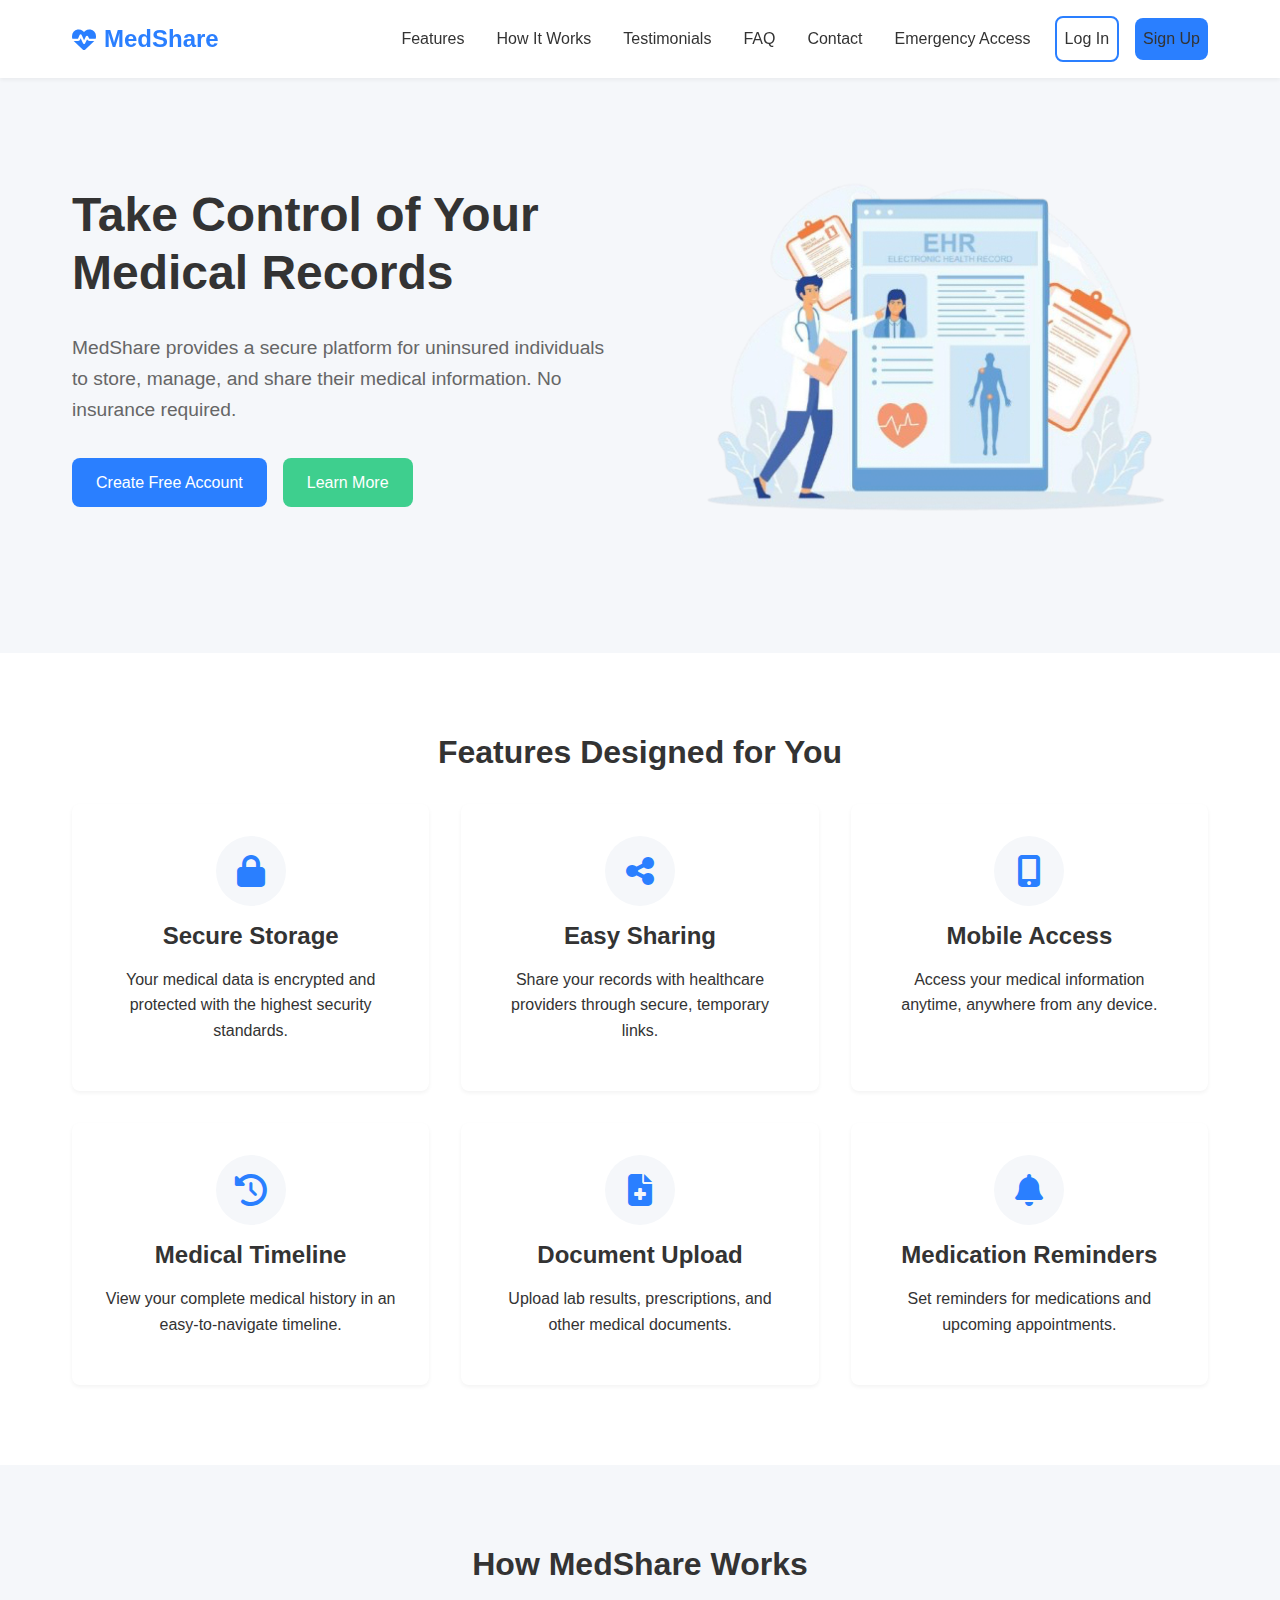
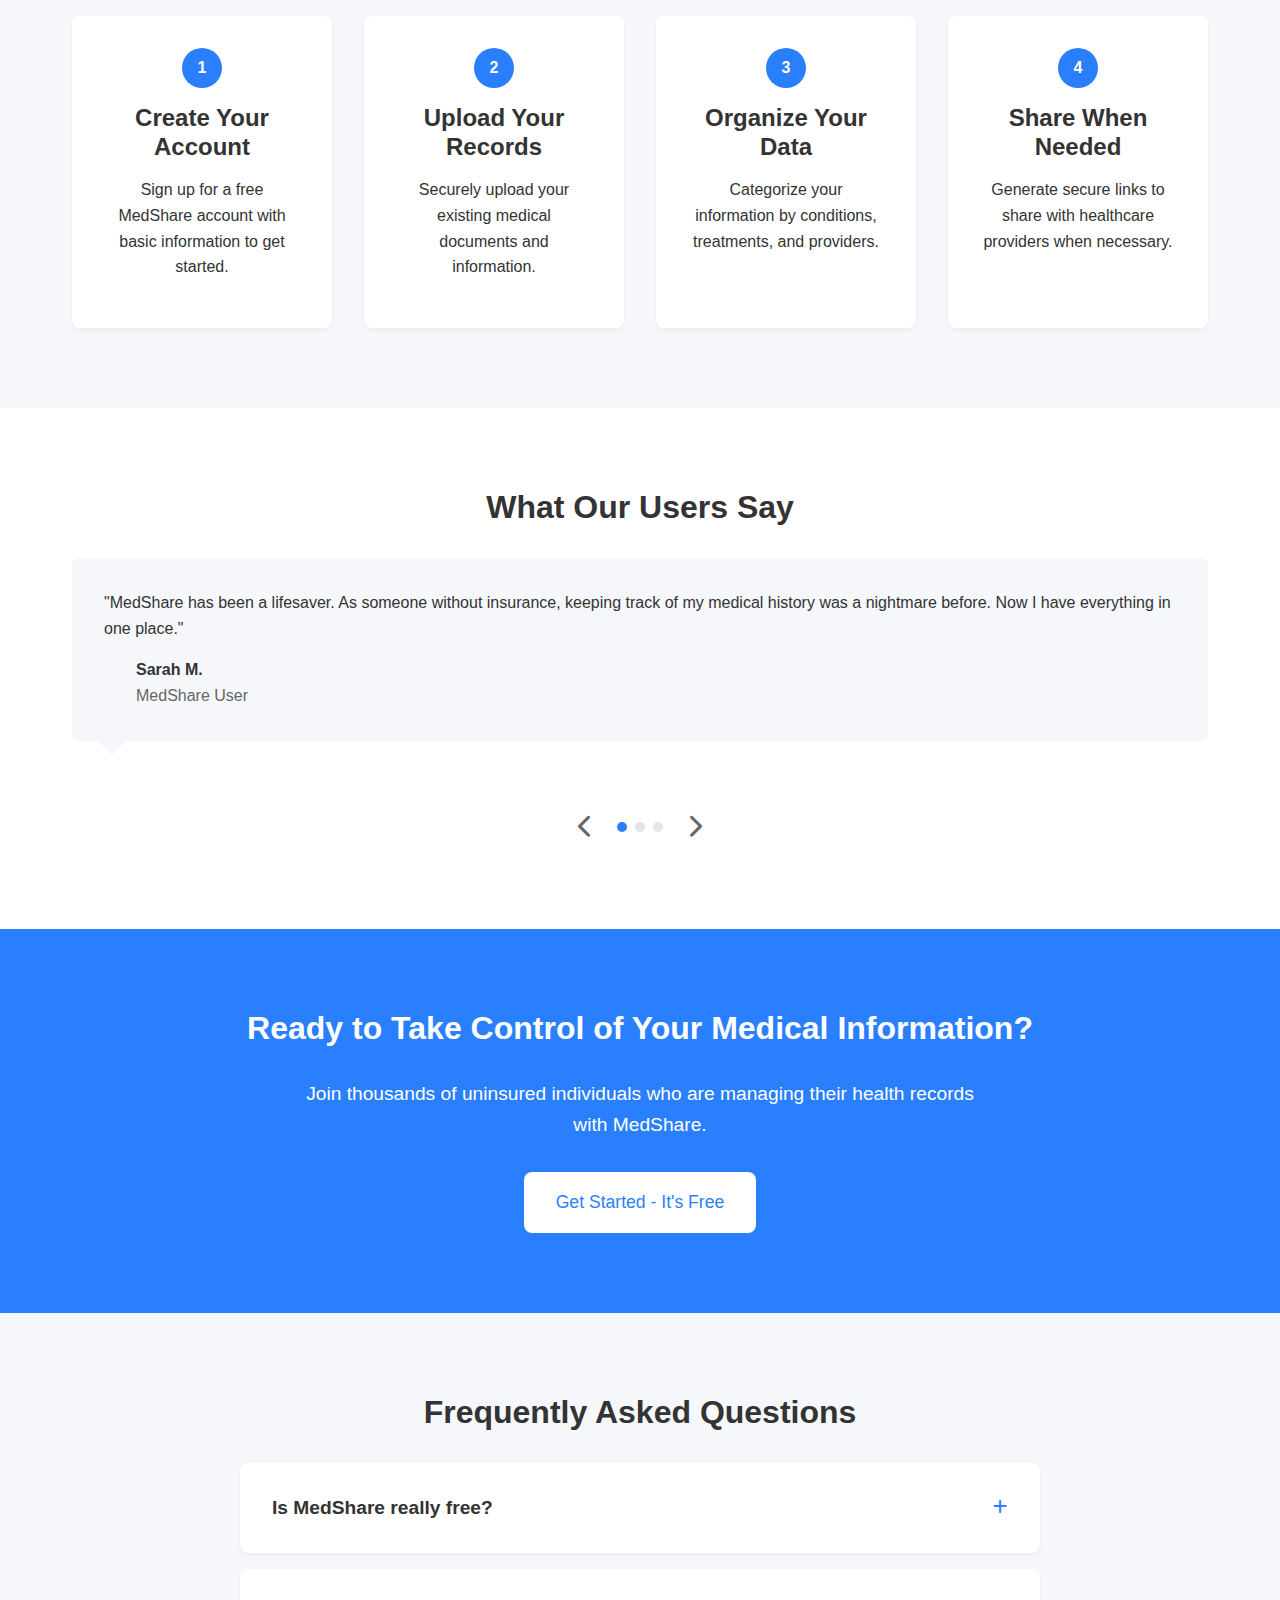
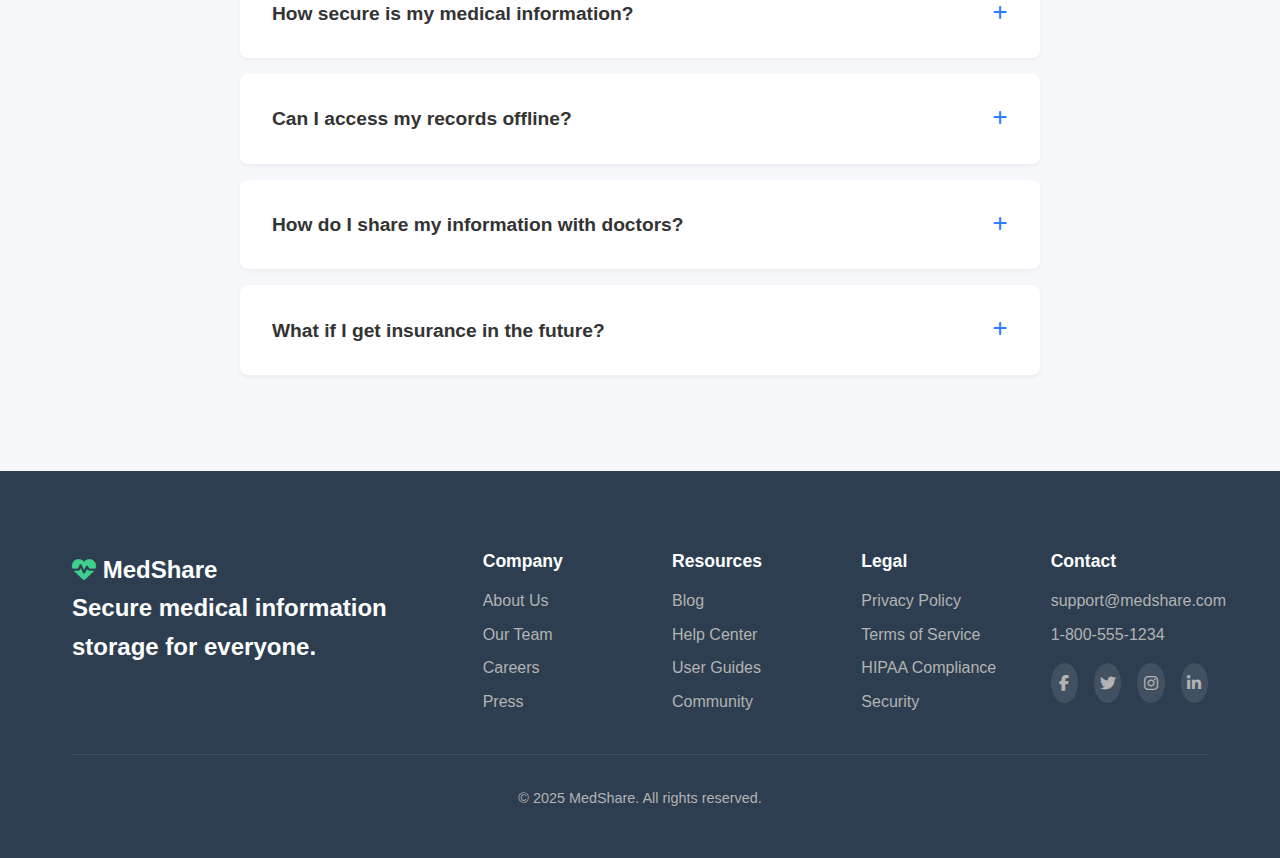
<file: index.html>
<!DOCTYPE html>
<html lang="en">
<head>
    <meta charset="UTF-8">
    <meta name="viewport" content="width=device-width, initial-scale=1.0">
    <title>MedShare - Secure Medical Information Storage</title>
    <link rel="stylesheet" href="styles.css">
    <link rel="stylesheet" href="https://cdnjs.cloudflare.com/ajax/libs/font-awesome/6.4.0/css/all.min.css">
    <meta name="description" content="MedShare helps uninsured individuals securely store and share their medical information online.">
</head>
<body>
    <header>
        <nav class="navbar">
            <div class="container">
                <div class="logo">
                    <a href="index.html">
                        <i class="fas fa-heartbeat"></i> MedShare
                    </a>
                </div>
                <ul class="nav-menu">
                    <li><a href="#features">Features</a></li>
                    <li><a href="#how-it-works">How It Works</a></li>
                    <li><a href="#testimonials">Testimonials</a></li>
                    <li><a href="#faq">FAQ</a></li>
                    <li><a href="#contact">Contact</a></li>
                    <li><a href="emergency.html">Emergency Access</a></li>
                    <li><a href="login.html" class="btn btn-outline">Log In</a></li>
                    <li><a href="login.html" class="btn btn-primary">Sign Up</a></li>
                </ul>
                <div class="hamburger">
                    <span class="bar"></span>
                    <span class="bar"></span>
                    <span class="bar"></span>
                </div>
            </div>
        </nav>
    </header>

    <main>
        <section class="hero">
            <div class="container">
                <div class="hero-content">
                    <h1>Take Control of Your Medical Records</h1>
                    <p>MedShare provides a secure platform for uninsured individuals to store, manage, and share their medical information. No insurance required.</p>
                    <div class="hero-btns">
                        <a href="login.html" class="btn btn-primary">Create Free Account</a>
                        <a href="#how-it-works" class="btn btn-secondary">Learn More</a>
                    </div>
                </div>
                <div class="hero-image">
                    <img src="EHR.png" alt="Electronic Health Report">
                </div>
            </div>
        </section>

        <section id="features" class="features">
            <div class="container">
                <h2>Features Designed for You</h2>
                <div class="features-grid">
                    <div class="feature-card">
                        <div class="feature-icon">
                            <i class="fas fa-lock"></i>
                        </div>
                        <h3>Secure Storage</h3>
                        <p>Your medical data is encrypted and protected with the highest security standards.</p>
                    </div>
                    <div class="feature-card">
                        <div class="feature-icon">
                            <i class="fas fa-share-alt"></i>
                        </div>
                        <h3>Easy Sharing</h3>
                        <p>Share your records with healthcare providers through secure, temporary links.</p>
                    </div>
                    <div class="feature-card">
                        <div class="feature-icon">
                            <i class="fas fa-mobile-alt"></i>
                        </div>
                        <h3>Mobile Access</h3>
                        <p>Access your medical information anytime, anywhere from any device.</p>
                    </div>
                    <div class="feature-card">
                        <div class="feature-icon">
                            <i class="fas fa-history"></i>
                        </div>
                        <h3>Medical Timeline</h3>
                        <p>View your complete medical history in an easy-to-navigate timeline.</p>
                    </div>
                    <div class="feature-card">
                        <div class="feature-icon">
                            <i class="fas fa-file-medical"></i>
                        </div>
                        <h3>Document Upload</h3>
                        <p>Upload lab results, prescriptions, and other medical documents.</p>
                    </div>
                    <div class="feature-card">
                        <div class="feature-icon">
                            <i class="fas fa-bell"></i>
                        </div>
                        <h3>Medication Reminders</h3>
                        <p>Set reminders for medications and upcoming appointments.</p>
                    </div>
                </div>
            </div>
        </section>

        <section id="how-it-works" class="how-it-works">
            <div class="container">
                <h2>How MedShare Works</h2>
                <div class="steps">
                    <div class="step">
                        <div class="step-number">1</div>
                        <h3>Create Your Account</h3>
                        <p>Sign up for a free MedShare account with basic information to get started.</p>
                    </div>
                    <div class="step">
                        <div class="step-number">2</div>
                        <h3>Upload Your Records</h3>
                        <p>Securely upload your existing medical documents and information.</p>
                    </div>
                    <div class="step">
                        <div class="step-number">3</div>
                        <h3>Organize Your Data</h3>
                        <p>Categorize your information by conditions, treatments, and providers.</p>
                    </div>
                    <div class="step">
                        <div class="step-number">4</div>
                        <h3>Share When Needed</h3>
                        <p>Generate secure links to share with healthcare providers when necessary.</p>
                    </div>
                </div>
            </div>
        </section>

        <section id="testimonials" class="testimonials">
            <div class="container">
                <h2>What Our Users Say</h2>
                <div class="testimonial-slider">
                    <div class="testimonial">
                        <div class="testimonial-content">
                            <p>"MedShare has been a lifesaver. As someone without insurance, keeping track of my medical history was a nightmare before. Now I have everything in one place."</p>
                            <div class="testimonial-author">
                                <p class="name">Sarah M.</p>
                                <p class="title">MedShare User</p>
                            </div>
                        </div>
                    </div>
                    <div class="testimonial">
                        <div class="testimonial-content">
                            <p>"I was able to share my complete medical history with a new doctor in seconds. They were impressed with how organized and comprehensive my records were."</p>
                            <div class="testimonial-author">
                                <p class="name">David L.</p>
                                <p class="title">MedShare User</p>
                            </div>
                        </div>
                    </div>
                    <div class="testimonial">
                        <div class="testimonial-content">
                            <p>"The medication reminder feature has helped me stay on top of my treatments. I no longer miss doses or appointments."</p>
                            <div class="testimonial-author">
                                <p class="name">Miguel R.</p>
                                <p class="title">MedShare User</p>
                            </div>
                        </div>
                    </div>
                </div>
                <div class="slider-controls">
                    <button class="prev-btn" aria-label="Previous testimonial"><i class="fas fa-chevron-left"></i></button>
                    <div class="slider-dots">
                        <span class="dot active"></span>
                        <span class="dot"></span>
                        <span class="dot"></span>
                    </div>
                    <button class="next-btn" aria-label="Next testimonial"><i class="fas fa-chevron-right"></i></button>
                </div>
            </div>
        </section>

        <section id="cta" class="cta">
            <div class="container">
                <h2>Ready to Take Control of Your Medical Information?</h2>
                <p>Join thousands of uninsured individuals who are managing their health records with MedShare.</p>
                <a href="login.html" class="btn btn-primary btn-large">Get Started - It's Free</a>
            </div>
        </section>

        <section id="faq" class="faq">
            <div class="container">
                <h2>Frequently Asked Questions</h2>
                <div class="faq-list">
                    <div class="faq-item">
                        <div class="faq-question">
                            <h3>Is MedShare really free?</h3>
                            <span class="toggle-icon"><i class="fas fa-plus"></i></span>
                        </div>
                        <div class="faq-answer">
                            <p>Yes, MedShare's basic services are completely free for uninsured individuals. We offer premium features for a small monthly fee, but the core functionality is always free.</p>
                        </div>
                    </div>
                    <div class="faq-item">
                        <div class="faq-question">
                            <h3>How secure is my medical information?</h3>
                            <span class="toggle-icon"><i class="fas fa-plus"></i></span>
                        </div>
                        <div class="faq-answer">
                            <p>We use industry-standard encryption and security protocols to protect your data. Your information is encrypted both in transit and at rest. We comply with all relevant healthcare privacy regulations.</p>
                        </div>
                    </div>
                    <div class="faq-item">
                        <div class="faq-question">
                            <h3>Can I access my records offline?</h3>
                            <span class="toggle-icon"><i class="fas fa-plus"></i></span>
                        </div>
                        <div class="faq-answer">
                            <p>Yes, you can download your records as PDF files for offline access or printing when needed.</p>
                        </div>
                    </div>
                    <div class="faq-item">
                        <div class="faq-question">
                            <h3>How do I share my information with doctors?</h3>
                            <span class="toggle-icon"><i class="fas fa-plus"></i></span>
                        </div>
                        <div class="faq-answer">
                            <p>You can generate a secure, temporary link to share with healthcare providers. The link can be set to expire after a certain time period or number of views for added security.</p>
                        </div>
                    </div>
                    <div class="faq-item">
                        <div class="faq-question">
                            <h3>What if I get insurance in the future?</h3>
                            <span class="toggle-icon"><i class="fas fa-plus"></i></span>
                        </div>
                        <div class="faq-answer">
                            <p>You can continue using MedShare alongside your insurance provider's EHR system, or you can export your data to share with your new provider.</p>
                        </div>
                    </div>
                </div>
            </div>
        </section>
    </main>

    <footer id="contact">
        <div class="container">
            <div class="footer-content">
                <div class="footer-logo">
                    <i class="fas fa-heartbeat"></i> MedShare
                    <p>Secure medical information storage for everyone.</p>
                </div>
                <div class="footer-links">
                    <div class="footer-col">
                        <h4>Company</h4>
                        <ul>
                            <li><a href="#about">About Us</a></li>
                            <li><a href="#team">Our Team</a></li>
                            <li><a href="#careers">Careers</a></li>
                            <li><a href="#press">Press</a></li>
                        </ul>
                    </div>
                    <div class="footer-col">
                        <h4>Resources</h4>
                        <ul>
                            <li><a href="#blog">Blog</a></li>
                            <li><a href="#help">Help Center</a></li>
                            <li><a href="#guides">User Guides</a></li>
                            <li><a href="#community">Community</a></li>
                        </ul>
                    </div>
                    <div class="footer-col">
                        <h4>Legal</h4>
                        <ul>
                            <li><a href="#privacy">Privacy Policy</a></li>
                            <li><a href="#terms">Terms of Service</a></li>
                            <li><a href="#hipaa">HIPAA Compliance</a></li>
                            <li><a href="#security">Security</a></li>
                        </ul>
                    </div>
                    <div class="footer-col">
                        <h4>Contact</h4>
                        <ul>
                            <li><a href="mailto:support@medshare.com">support@medshare.com</a></li>
                            <li><a href="tel:+18005551234">1-800-555-1234</a></li>
                            <li class="social-icons">
                                <a href="#" aria-label="Facebook"><i class="fab fa-facebook-f"></i></a>
                                <a href="#" aria-label="Twitter"><i class="fab fa-twitter"></i></a>
                                <a href="#" aria-label="Instagram"><i class="fab fa-instagram"></i></a>
                                <a href="#" aria-label="LinkedIn"><i class="fab fa-linkedin-in"></i></a>
                            </li>
                        </ul>
                    </div>
                </div>
            </div>
            <div class="footer-bottom">
                <p>&copy; 2025 MedShare. All rights reserved.</p>
            </div>
        </div>
    </footer>

    <script>
        // Toggle mobile menu
        document.querySelector('.hamburger').addEventListener('click', function() {
            this.classList.toggle('active');
            document.querySelector('.nav-menu').classList.toggle('active');
        });
        
        // FAQ toggle functionality
        document.querySelectorAll('.faq-question').forEach(question => {
            question.addEventListener('click', () => {
                const faqItem = question.parentElement;
                faqItem.classList.toggle('active');
                
                // Toggle plus/minus icon
                const icon = question.querySelector('.toggle-icon i');
                if (faqItem.classList.contains('active')) {
                    icon.classList.replace('fa-plus', 'fa-minus');
                } else {
                    icon.classList.replace('fa-minus', 'fa-plus');
                }
            });
        });
        
        // Simple testimonial slider
        const testimonials = document.querySelectorAll('.testimonial');
        const dots = document.querySelectorAll('.dot');
        let currentTestimonial = 0;
        
        function showTestimonial(index) {
            testimonials.forEach((testimonial, i) => {
                testimonial.style.display = i === index ? 'block' : 'none';
            });
            
            dots.forEach((dot, i) => {
                dot.classList.toggle('active', i === index);
            });
            
            currentTestimonial = index;
        }
        
        document.querySelector('.prev-btn').addEventListener('click', () => {
            let index = currentTestimonial - 1;
            if (index < 0) index = testimonials.length - 1;
            showTestimonial(index);
        });
        
        document.querySelector('.next-btn').addEventListener('click', () => {
            let index = currentTestimonial + 1;
            if (index >= testimonials.length) index = 0;
            showTestimonial(index);
        });
        
        dots.forEach((dot, i) => {
            dot.addEventListener('click', () => {
                showTestimonial(i);
            });
        });
        
        // Initialize with first testimonial
        showTestimonial(0);
    </script>
</body>
</html>
</file>
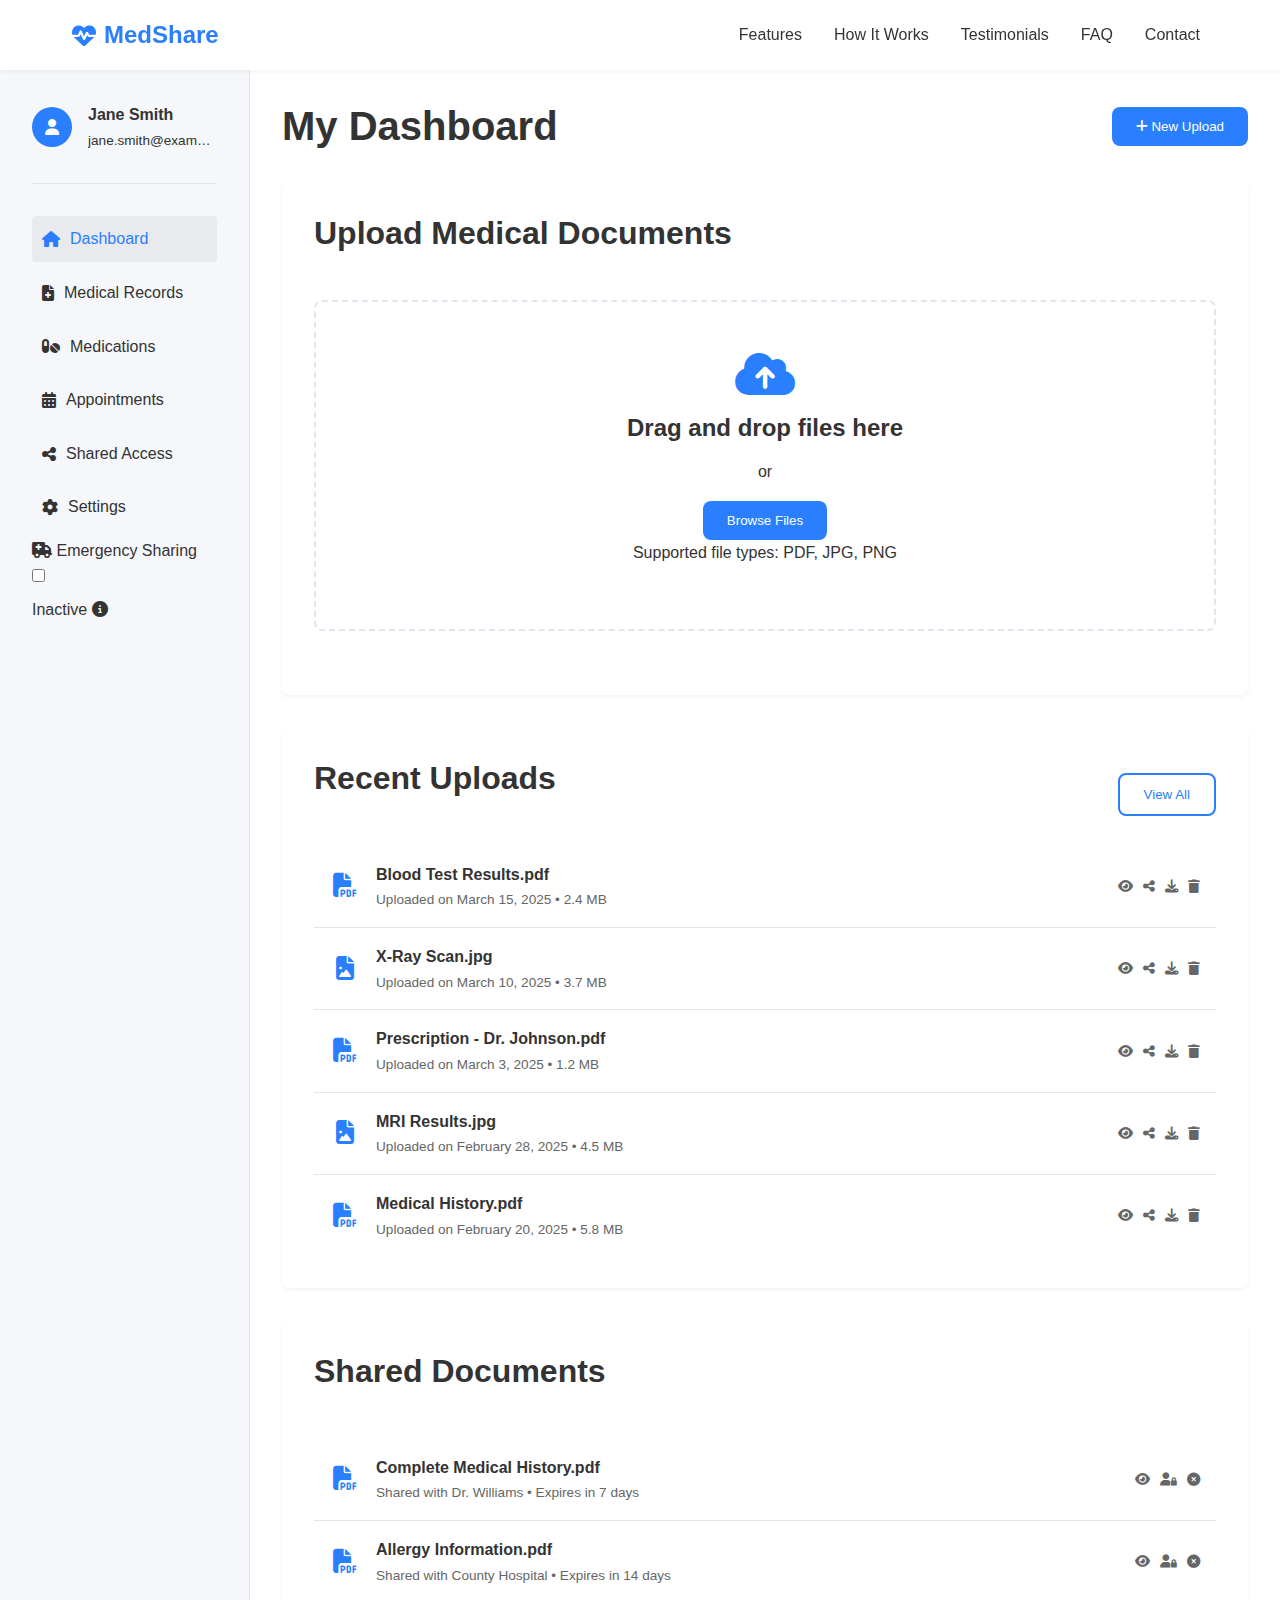
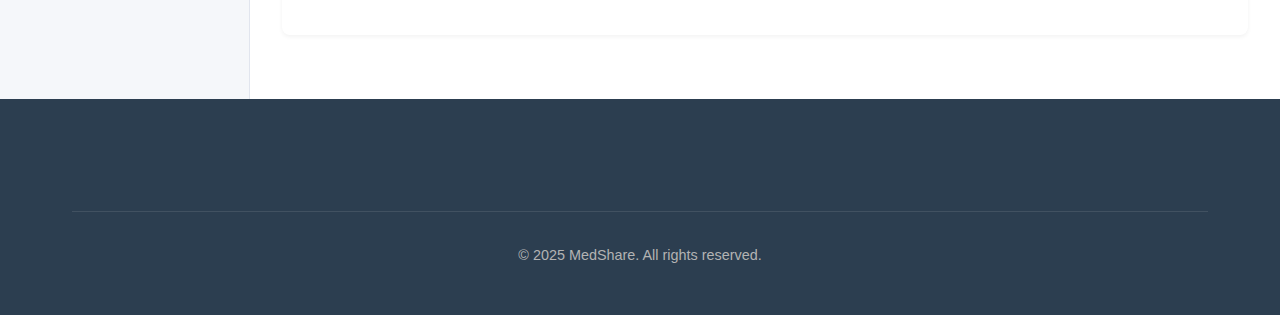
<file: dashboard.html>
<!DOCTYPE html>
<html lang="en">
<head>
    <meta charset="UTF-8">
    <meta name="viewport" content="width=device-width, initial-scale=1.0">
    <title>MedShare - Your Dashboard</title>
    <link rel="stylesheet" href="styles.css">
    <link rel="stylesheet" href="https://cdnjs.cloudflare.com/ajax/libs/font-awesome/6.4.0/css/all.min.css">
    <style>
        /* Dashboard-specific styles */
        .dashboard-container {
            display: flex;
            min-height: calc(100vh - 70px);
            padding-top: 70px;
        }
        
        .sidebar {
            width: 250px;
            background-color: var(--light-gray);
            padding: var(--spacing-md);
            border-right: 1px solid var(--medium-gray);
        }
        
        .user-info {
            display: flex;
            align-items: center;
            gap: var(--spacing-sm);
            margin-bottom: var(--spacing-md);
            padding-bottom: var(--spacing-md);
            border-bottom: 1px solid var(--medium-gray);
        }
        
        .avatar {
            width: 40px;  /* Reduced from 50px */
            height: 40px; /* Reduced from 50px */
            background-color: var(--primary-color);
            border-radius: 50%;
            display: flex;
            align-items: center;
            justify-content: center;
            color: white;
            font-weight: bold;
            flex-shrink: 0;
            overflow: hidden;
        }

        .user-details {
            flex: 1;
            overflow: hidden; /* Ensure content doesn't overflow */
        }

        .user-name {
            font-weight: bold;
            margin-bottom: 2px;
            white-space: nowrap;
            overflow: hidden;
            text-overflow: ellipsis; /* Add ellipsis for text that overflows */
        }

        .user-email {
            white-space: nowrap;
            overflow: hidden;
            text-overflow: ellipsis; /* Add ellipsis for text that overflows */
            font-size: 0.85rem; /* Make the email slightly smaller */
        }
        
        .menu-list {
            list-style: none;
            padding: 0;
        }
        
        .menu-list li {
            margin-bottom: var(--spacing-xs);
        }
        
        .menu-list a {
            display: flex;
            align-items: center;
            gap: 10px;
            padding: 10px;
            border-radius: var(--radius-sm);
            color: var(--text-color);
            transition: all 0.2s ease;
        }
        
        .menu-list a:hover, .menu-list a.active {
            background-color: rgba(0, 0, 0, 0.05);
            color: var(--primary-color);
        }
        
        .main-content {
            flex: 1;
            padding: var(--spacing-md);
        }
        
        .dashboard-header {
            display: flex;
            justify-content: space-between;
            align-items: center;
            margin-bottom: var(--spacing-md);
        }
        
        .page-title {
            margin: 0;
        }
        
        .card {
            background-color: white;
            border-radius: var(--radius-md);
            box-shadow: var(--shadow-sm);
            padding: var(--spacing-md);
            margin-bottom: var(--spacing-md);
        }
        
        .card-header {
            display: flex;
            justify-content: space-between;
            align-items: center;
            margin-bottom: var(--spacing-sm);
        }
        
        .upload-area {
            border: 2px dashed var(--medium-gray);
            border-radius: var(--radius-md);
            padding: var(--spacing-lg);
            text-align: center;
            cursor: pointer;
            transition: all 0.3s ease;
            margin-bottom: var(--spacing-md);
        }
        
        .upload-area:hover {
            border-color: var(--primary-color);
            background-color: rgba(42, 127, 255, 0.05);
        }
        
        .upload-icon {
            font-size: 3rem;
            color: var(--primary-color);
            margin-bottom: var(--spacing-sm);
        }
        
        .file-list {
            list-style: none;
            padding: 0;
        }
        
        .file-item {
            display: flex;
            align-items: center;
            gap: var(--spacing-sm);
            padding: var(--spacing-sm);
            border-bottom: 1px solid var(--medium-gray);
        }
        
        .file-item:last-child {
            border-bottom: none;
        }
        
        .file-icon {
            color: var(--primary-color);
            font-size: 1.5rem;
            width: 30px;
            text-align: center;
        }
        
        .file-info {
            flex: 1;
        }
        
        .file-name {
            font-weight: bold;
            margin-bottom: 2px;
        }
        
        .file-meta {
            font-size: 0.85rem;
            color: var(--text-light);
        }
        
        .file-actions {
            display: flex;
            gap: 10px;
        }
        
        .action-btn {
            background: none;
            border: none;
            cursor: pointer;
            color: var(--text-light);
            transition: color 0.2s ease;
        }
        
        .action-btn:hover {
            color: var(--primary-color);
        }
        
        .action-btn.delete:hover {
            color: var(--accent-color);
        }
        
        .empty-state {
            text-align: center;
            padding: var(--spacing-lg) 0;
            color: var(--text-light);
        }
        
        .empty-icon {
            font-size: 3rem;
            margin-bottom: var(--spacing-sm);
            color: var(--medium-gray);
        }
        
        /* Modal styles */
        .modal {
            display: none;
            position: fixed;
            z-index: 1000;
            left: 0;
            top: 0;
            width: 100%;
            height: 100%;
            background-color: rgba(0, 0, 0, 0.5);
        }
        
        .modal-content {
            background-color: white;
            margin: 10% auto;
            padding: var(--spacing-md);
            border-radius: var(--radius-md);
            max-width: 500px;
            box-shadow: var(--shadow-md);
        }
        
        .modal-header {
            display: flex;
            justify-content: space-between;
            align-items: center;
            margin-bottom: var(--spacing-md);
        }
        
        .modal-title {
            margin: 0;
        }
        
        .close-modal {
            background: none;
            border: none;
            font-size: 1.5rem;
            cursor: pointer;
        }
        
        .modal-body {
            margin-bottom: var(--spacing-md);
        }
        
        .modal-footer {
            display: flex;
            justify-content: flex-end;
            gap: var(--spacing-sm);
        }
        
        .file-viewer {
            max-width: 100%;
            max-height: 60vh;
            margin: 0 auto;
            display: block;
        }
        
        /* Responsive adjustments */
        @media (max-width: 768px) {
            .dashboard-container {
                flex-direction: column;
            }
            
            .sidebar {
                width: 100%;
                border-right: none;
                border-bottom: 1px solid var(--medium-gray);
            }
            
            .menu-list {
                display: flex;
                overflow-x: auto;
                padding-bottom: var(--spacing-sm);
            }
            
            .menu-list li {
                margin-right: var(--spacing-sm);
                margin-bottom: 0;
            }
        }
    </style>
</head>
<body>
    <header>
        <nav class="navbar">
            <div class="container">
                <div class="logo">
                    <a href="index.html">
                        <i class="fas fa-heartbeat"></i> MedShare
                    </a>
                </div>
                <ul class="nav-menu">
                    <li><a href="index.html#features">Features</a></li>
                    <li><a href="index.html#how-it-works">How It Works</a></li>
                    <li><a href="index.html#testimonials">Testimonials</a></li>
                    <li><a href="index.html#faq">FAQ</a></li>
                    <li><a href="index.html#contact">Contact</a></li>
                </ul>
                <div class="hamburger">
                    <span class="bar"></span>
                    <span class="bar"></span>
                    <span class="bar"></span>
                </div>
            </div>
        </nav>
    </header>

    <div class="dashboard-container">
        <aside class="sidebar">
            <div class="user-info">
                <div class="avatar">
                    <i class="fas fa-user"></i>
                </div>
                <div class="user-details">
                    <div class="user-name">Jane Smith</div>
                    <div class="user-email">jane.smith@example.com</div>
                </div>
            </div>
            <ul class="menu-list">
                <li><a href="#" class="active"><i class="fas fa-home"></i> Dashboard</a></li>
                <li><a href="#"><i class="fas fa-file-medical"></i> Medical Records</a></li>
                <li><a href="#"><i class="fas fa-pills"></i> Medications</a></li>
                <li><a href="#"><i class="fas fa-calendar-alt"></i> Appointments</a></li>
                <li><a href="#"><i class="fas fa-share-alt"></i> Shared Access</a></li>
                <li><a href="#"><i class="fas fa-cog"></i> Settings</a></li>
            
            <li class="sidebar-divider"></li>
<li class="emergency-toggle-container">
    <div class="emergency-toggle-label">
        <i class="fas fa-ambulance"></i>
        <span>Emergency Sharing</span>
    </div>
    <label class="toggle-switch">
        <input type="checkbox" id="emergencyToggle">
        <span class="toggle-slider"></span>
    </label>
</li>
<li class="emergency-status">
    <span class="status-indicator inactive">Inactive</span>
    <i class="fas fa-info-circle" title="When active, emergency services can access your critical medical information"></i>
</li>
                
            </ul>
        </aside>

        <main class="main-content">
            <div class="dashboard-header">
                <h1 class="page-title">My Dashboard</h1>
                <button class="btn btn-primary" id="newUploadBtn"><i class="fas fa-plus"></i> New Upload</button>
            </div>

            <section class="card">
                <div class="card-header">
                    <h2>Upload Medical Documents</h2>
                </div>
                <div class="upload-area" id="uploadArea">
                    <i class="fas fa-cloud-upload-alt upload-icon"></i>
                    <h3>Drag and drop files here</h3>
                    <p>or</p>
                    <button class="btn btn-primary">Browse Files</button>
                    <input type="file" id="fileUpload" style="display: none;" multiple>
                    <p class="file-types">Supported file types: PDF, JPG, PNG</p>
                </div>
                <div class="progress-container" style="display: none;">
                    <div class="upload-progress">
                        <div class="progress-bar" style="width: 0%"></div>
                    </div>
                    <div class="progress-text">Uploading... 0%</div>
                </div>
            </section>

            <section class="card">
                <div class="card-header">
                    <h2>Recent Uploads</h2>
                    <button class="btn btn-outline" id="viewAllBtn">View All</button>
                </div>
                <div id="recentFiles">
                    <ul class="file-list" id="uploadedFilesList">
                        <!-- File list will be populated dynamically -->
                    </ul>
                    <div id="emptyFilesMessage" class="empty-state" style="display: none;">
                        <i class="fas fa-folder-open empty-icon"></i>
                        <h3>No files uploaded yet</h3>
                        <p>Upload your medical documents to see them here.</p>
                    </div>
                </div>
            </section>

            <section class="card">
                <div class="card-header">
                    <h2>Shared Documents</h2>
                </div>
                <div id="sharedFiles">
                    <ul class="file-list">
                        <li class="file-item">
                            <div class="file-icon">
                                <i class="fas fa-file-pdf"></i>
                            </div>
                            <div class="file-info">
                                <div class="file-name">Complete Medical History.pdf</div>
                                <div class="file-meta">Shared with Dr. Williams • Expires in 7 days</div>
                            </div>
                            <div class="file-actions">
                                <button class="action-btn view-btn" title="View"><i class="fas fa-eye"></i></button>
                                <button class="action-btn" title="Manage Access"><i class="fas fa-user-lock"></i></button>
                                <button class="action-btn delete" title="Revoke Access"><i class="fas fa-times-circle"></i></button>
                            </div>
                        </li>
                        <li class="file-item">
                            <div class="file-icon">
                                <i class="fas fa-file-pdf"></i>
                            </div>
                            <div class="file-info">
                                <div class="file-name">Allergy Information.pdf</div>
                                <div class="file-meta">Shared with County Hospital • Expires in 14 days</div>
                            </div>
                            <div class="file-actions">
                                <button class="action-btn view-btn" title="View"><i class="fas fa-eye"></i></button>
                                <button class="action-btn" title="Manage Access"><i class="fas fa-user-lock"></i></button>
                                <button class="action-btn delete" title="Revoke Access"><i class="fas fa-times-circle"></i></button>
                            </div>
                        </li>
                    </ul>
                </div>
            </section>
        </main>
    </div>

    <!-- View File Modal -->
    <div id="viewFileModal" class="modal">
        <div class="modal-content">
            <div class="modal-header">
                <h3 class="modal-title" id="viewFileTitle">View File</h3>
                <button class="close-modal">&times;</button>
            </div>
            <div class="modal-body" id="viewFileBody">
                <!-- File content will be shown here -->
            </div>
            <div class="modal-footer">
                <button class="btn btn-outline" id="closeViewBtn">Close</button>
                <button class="btn btn-primary" id="downloadFromViewBtn">Download</button>
            </div>
        </div>
    </div>

    <!-- Share File Modal -->
    <div id="shareFileModal" class="modal">
        <div class="modal-content">
            <div class="modal-header">
                <h3 class="modal-title" id="shareFileTitle">Share File</h3>
                <button class="close-modal">&times;</button>
            </div>
            <div class="modal-body">
                <div class="form-group">
                    <label for="shareWithEmail">Share with (Email):</label>
                    <input type="email" id="shareWithEmail" class="form-control" placeholder="recipient@example.com">
                </div>
                <div class="form-group">
                    <label for="accessExpiry">Access expires after:</label>
                    <select id="accessExpiry" class="form-control">
                        <option value="1">1 day</option>
                        <option value="7" selected>7 days</option>
                        <option value="14">14 days</option>
                        <option value="30">30 days</option>
                        <option value="0">Never (not recommended)</option>
                    </select>
                </div>
                <div class="form-group">
                    <label for="accessPermissions">Permissions:</label>
                    <div class="checkbox-group">
                        <label><input type="checkbox" checked> View</label>
                        <label><input type="checkbox"> Download</label>
                        <label><input type="checkbox"> Print</label>
                    </div>
                </div>
            </div>
            <div class="modal-footer">
                <button class="btn btn-outline" id="cancelShareBtn">Cancel</button>
                <button class="btn btn-primary" id="confirmShareBtn">Share</button>
            </div>
        </div>
    </div>

    <!-- Delete Confirmation Modal -->
    <div id="deleteConfirmModal" class="modal">
        <div class="modal-content">
            <div class="modal-header">
                <h3 class="modal-title">Delete File</h3>
                <button class="close-modal">&times;</button>
            </div>
            <div class="modal-body">
                <p>Are you sure you want to delete "<span id="deleteFileName"></span>"?</p>
                <p>This action cannot be undone.</p>
            </div>
            <div class="modal-footer">
                <button class="btn btn-outline" id="cancelDeleteBtn">Cancel</button>
                <button class="btn btn-accent" id="confirmDeleteBtn">Delete</button>
            </div>
        </div>
    </div>

    <footer>
        <div class="container">
            <div class="footer-bottom">
                <p>&copy; 2025 MedShare. All rights reserved.</p>
            </div>
        </div>
    </footer>

    <script>
        // Demo files to work with (as if they were uploaded from GitHub)
        const demoFiles = [
            {
                id: 'file1',
                name: 'Blood Test Results.pdf',
                type: 'application/pdf',
                path: 'files/blood_test_results.pdf',
                icon: 'fas fa-file-pdf',
                date: 'March 15, 2025',
                size: '2.4 MB'
            },
            {
                id: 'file2',
                name: 'X-Ray Scan.jpg',
                type: 'image/jpeg',
                path: 'files/xray_scan.jpg',
                icon: 'fas fa-file-image',
                date: 'March 10, 2025',
                size: '3.7 MB'
            },
            {
                id: 'file3',
                name: 'Prescription - Dr. Johnson.pdf',
                type: 'application/pdf',
                path: 'files/prescription_dr_johnson.pdf',
                icon: 'fas fa-file-pdf',
                date: 'March 3, 2025',
                size: '1.2 MB'
            },
            {
                id: 'file4',
                name: 'MRI Results.jpg',
                type: 'image/jpeg',
                path: 'files/mri_results.jpg',
                icon: 'fas fa-file-image',
                date: 'February 28, 2025',
                size: '4.5 MB'
            },
            {
                id: 'file5',
                name: 'Medical History.pdf',
                type: 'application/pdf',
                path: 'files/medical_history.pdf',
                icon: 'fas fa-file-pdf',
                date: 'February 20, 2025',
                size: '5.8 MB'
            }
        ];

        // Demo files for shared documents
        const sharedFiles = [
            {
                id: 'shared1',
                name: 'Complete Medical History.pdf',
                type: 'application/pdf',
                path: 'files/complete_medical_history.pdf', // GitHub path
                icon: 'fas fa-file-pdf',
                date: 'March 18, 2025',
                size: '3.2 MB',
                sharedWith: 'Dr. Williams',
                expires: '7 days'
            },
            {
                id: 'shared2',
                name: 'Allergy Information.pdf',
                type: 'application/pdf',
                path: 'files/allergy_information.pdf', // GitHub path
                icon: 'fas fa-file-pdf',
                date: 'March 8, 2025',
                size: '1.8 MB',
                sharedWith: 'County Hospital',
                expires: '14 days'
            }
        ];

        // DOM Elements
        const uploadedFilesList = document.getElementById('uploadedFilesList');
        const emptyFilesMessage = document.getElementById('emptyFilesMessage');
        const fileUploadInput = document.getElementById('fileUpload');
        const uploadArea = document.getElementById('uploadArea');
        const progressContainer = document.querySelector('.progress-container');
        const progressBar = document.querySelector('.progress-bar');
        const progressText = document.querySelector('.progress-text');
        
        // Modals
        const viewFileModal = document.getElementById('viewFileModal');
        const shareFileModal = document.getElementById('shareFileModal');
        const deleteConfirmModal = document.getElementById('deleteConfirmModal');
        const viewFileTitle = document.getElementById('viewFileTitle');
        const viewFileBody = document.getElementById('viewFileBody');
        const deleteFileName = document.getElementById('deleteFileName');
        
        // Current file being acted upon
        let currentFile = null;

        // Initialize the app
        document.addEventListener('DOMContentLoaded', function() {
            loadFiles();
            setupEventListeners();
        });

        // Load files into the UI
        function loadFiles() {
            if (demoFiles.length === 0) {
                emptyFilesMessage.style.display = 'block';
                uploadedFilesList.style.display = 'none';
            } else {
                emptyFilesMessage.style.display = 'none';
                uploadedFilesList.style.display = 'block';
                
                // Clear the list first
                uploadedFilesList.innerHTML = '';
                
                // Add each file to the list
                demoFiles.forEach(file => {
                    const fileItem = createFileListItem(file);
                    uploadedFilesList.appendChild(fileItem);
                });
            }
        }

        // Create a file list item
        function createFileListItem(file) {
            const li = document.createElement('li');
            li.className = 'file-item';
            li.dataset.fileId = file.id;
            
            li.innerHTML = `
                <div class="file-icon">
                    <i class="${file.icon}"></i>
                </div>
                <div class="file-info">
                    <div class="file-name">${file.name}</div>
                    <div class="file-meta">Uploaded on ${file.date} • ${file.size}</div>
                </div>
                <div class="file-actions">
                    <button class="action-btn view-btn" title="View"><i class="fas fa-eye"></i></button>
                    <button class="action-btn share-btn" title="Share"><i class="fas fa-share-alt"></i></button>
                    <button class="action-btn download-btn" title="Download"><i class="fas fa-download"></i></button>
                    <button class="action-btn delete-btn delete" title="Delete"><i class="fas fa-trash"></i></button>
                </div>
            `;
            
            return li;
        }

        // Set up all event listeners
        function setupEventListeners() {
            // Upload area click
            uploadArea.addEventListener('click', function() {
                fileUploadInput.click();
            });
            
            // New upload button
            document.getElementById('newUploadBtn').addEventListener('click', function() {
                fileUploadInput.click();
            });
            
            // File selection
            fileUploadInput.addEventListener('change', handleFileSelection);
            
            // Drag and drop
            uploadArea.addEventListener('dragover', function(e) {
                e.preventDefault();
                uploadArea.classList.add('dragover');
            });
            
            uploadArea.addEventListener('dragleave', function() {
                uploadArea.classList.remove('dragover');
            });
            
            uploadArea.addEventListener('drop', function(e) {
                e.preventDefault();
                uploadArea.classList.remove('dragover');
                
                if (e.dataTransfer.files.length > 0) {
                    handleFiles(e.dataTransfer.files);
                }
            });
            
            // Mobile menu toggle
            document.querySelector('.hamburger').addEventListener('click', function() {
                this.classList.toggle('active');
                document.querySelector('.nav-menu').classList.toggle('active');
            });
            
            // Set up modal close buttons
            document.querySelectorAll('.close-modal, #closeViewBtn, #cancelShareBtn, #cancelDeleteBtn').forEach(button => {
                button.addEventListener('click', function() {
                    closeAllModals();
                });
            });
            
            // Set up click outside modal to close
            window.addEventListener('click', function(e) {
                if (e.target.classList.contains('modal')) {
                    closeAllModals();
                }
            });
            
            // Confirm delete button
            document.getElementById('confirmDeleteBtn').addEventListener('click', function() {
                if (currentFile) {
                    // Find the file in the array and remove it
                    const index = demoFiles.findIndex(file => file.id === currentFile);
                    if (index !== -1) {
                        demoFiles.splice(index, 1);
                        
                        // Update the UI
                        loadFiles();
                        
                        // Close the modal
                        closeAllModals();
                    }
                }
            });
            
            // Confirm share button
            document.getElementById('confirmShareBtn').addEventListener('click', function() {
                const email = document.getElementById('shareWithEmail').value;
                const expiry = document.getElementById('accessExpiry').value;
                
                if (email && currentFile) {
                    alert(`File shared with ${email} successfully. Access will expire in ${expiry === '0' ? 'never' : expiry + ' days'}.`);
                    closeAllModals();
                } else {
                    alert('Please enter a valid email address.');
                }
            });
            
            // Download button in view modal
            document.getElementById('downloadFromViewBtn').addEventListener('click', function() {
                if (currentFile) {
                    const file = demoFiles.find(f => f.id === currentFile);
                    if (file) {
                        alert(`Downloading file: ${file.name}`);
                        // In a real app, this would trigger the actual file download
                    }
                }
            });
            
            // Set up action buttons - using event delegation
            uploadedFilesList.addEventListener('click', function(e) {
                // Find the file item
                const fileItem = e.target.closest('.file-item');
                if (!fileItem) return;
                
                const fileId = fileItem.dataset.fileId;
                const file = demoFiles.find(f => f.id === fileId);
                if (!file) return;
                
                // Determine which button was clicked
                if (e.target.closest('.view-btn')) {
                    viewFile(file);
                } else if (e.target.closest('.share-btn')) {
                    shareFile(file);
                } else if (e.target.closest('.download-btn')) {
                    downloadFile(file);
                } else if (e.target.closest('.delete-btn')) {
                    deleteFile(file);
                }
            });
            
            // Also set up similar event delegation for shared files
            document.getElementById('sharedFiles').addEventListener('click', function(e) {
            if (e.target.closest('.view-btn')) {
                const fileItem = e.target.closest('.file-item');
                const fileName = fileItem.querySelector('.file-name').textContent;
                // Find the file in the sharedFiles array
                const file = sharedFiles.find(f => f.name === fileName);
                if (file) {
                    viewFile(file); // Use the same viewFile function
                    } else {
            alert(`Viewing shared file: ${fileName}`);
        }
    } else if (e.target.closest('[title="Manage Access"]')) {
        const fileName = e.target.closest('.file-item').querySelector('.file-name').textContent;
        alert(`Managing access for: ${fileName}`);
    } else if (e.target.closest('[title="Revoke Access"]')) {
        const fileName = e.target.closest('.file-item').querySelector('.file-name').textContent;
        if (confirm(`Are you sure you want to revoke access to "${fileName}"?`)) {
            e.target.closest('.file-item').style.display = 'none';
        }
    }
});
        }

        // Handle file selection
        function handleFileSelection(e) {
            if (e.target.files.length > 0) {
                handleFiles(e.target.files);
            }
        }

        // Handle files (both from input and drag-drop)
        function handleFiles(files) {
            progressContainer.style.display = 'block';
            
            let progress = 0;
            const interval = setInterval(function() {
                progress += 5;
                if (progress > 100) {
                    clearInterval(interval);
                    
                    // Hide progress after "completion"
                    setTimeout(function() {
                        progressContainer.style.display = 'none';
                        
                        // Add files to our list
                        for (let i = 0; i < files.length; i++) {
                            const file = files[i];
                            
                            // Determine icon based on file type
                            let icon = 'fas fa-file';
                            if (file.type.includes('pdf')) {
                                icon = 'fas fa-file-pdf';
                            } else if (file.type.includes('image')) {
                                icon = 'fas fa-file-image';
                            } else if (file.type.includes('word')) {
                                icon = 'fas fa-file-word';
                            }
                            
                            // Create a new file object
                            const newFile = {
                                id: 'file' + (demoFiles.length + 1),
                                name: file.name,
                                type: file.type,
                                path: URL.createObjectURL(file), // Create blob URL for preview
                                icon: icon,
                                date: new Date().toLocaleDateString('en-US', { month: 'long', day: 'numeric', year: 'numeric' }),
                                size: formatFileSize(file.size)
                            };
                            
                            // Add to our files array
                            demoFiles.unshift(newFile); // Add to beginning to show newest first
                        }
                        
                        // Update the UI
                        loadFiles();
                        
                        // Reset file input
                        fileUploadInput.value = '';
                    }, 500);
                } else {
                    progressBar.style.width = progress + '%';
                    progressText.textContent = 'Uploading... ' + progress + '%';
                }
            }, 100);
        }

        // Format file size in KB, MB, etc.
        function formatFileSize(bytes) {
            if (bytes === 0) return '0 Bytes';
            
            const k = 1024;
            const sizes = ['Bytes', 'KB', 'MB', 'GB', 'TB'];
            const i = Math.floor(Math.log(bytes) / Math.log(k));
            
            return parseFloat((bytes / Math.pow(k, i)).toFixed(1)) + ' ' + sizes[i];
        }

        // View a file
        function viewFile(file) {
            currentFile = file.id;
            viewFileTitle.textContent = file.name;
            
            // Clear previous content
            viewFileBody.innerHTML = '';
            
            // Create appropriate viewer based on file type
            if (file.type.includes('image')) {
                const img = document.createElement('img');
                img.src = file.path;
                img.className = 'file-viewer';
                img.alt = file.name;
                viewFileBody.appendChild(img);
            } else if (file.type.includes('pdf')) {
                // In a real app, use PDF.js or an iframe for PDFs
                const placeholder = document.createElement('div');
                placeholder.className = 'empty-state';
                placeholder.innerHTML = `
                    <i class="fas fa-file-pdf" style="font-size: 4rem; color: #dc3545;"></i>
                    <h3>PDF Preview</h
                    <i class="fas fa-file-pdf" style="font-size: 4rem; color: #dc3545;"></i>
                    <h3>PDF Preview</h3>
                    <p>This is a preview of ${file.name}</p>
                `;
                viewFileBody.appendChild(placeholder);
            } else {
                // Generic file preview
                const placeholder = document.createElement('div');
                placeholder.className = 'empty-state';
                placeholder.innerHTML = `
                    <i class="${file.icon}" style="font-size: 4rem;"></i>
                    <h3>File Preview</h3>
                    <p>Preview not available for this file type.</p>
                `;
                viewFileBody.appendChild(placeholder);
            }
            
            // Show the modal
            viewFileModal.style.display = 'block';
        }

        // Share a file
        function shareFile(file) {
            currentFile = file.id;
            document.getElementById('shareFileTitle').textContent = `Share ${file.name}`;
            document.getElementById('shareWithEmail').value = '';
            document.getElementById('accessExpiry').value = '7'; // Default to 7 days
            
            // Show the modal
            shareFileModal.style.display = 'block';
        }

        // Download a file
        function downloadFile(file) {
            // In a real app, this would use the file.path to trigger a download
            // For demo, we'll just show an alert
            alert(`Downloading file: ${file.name}`);
            
            // If it's a blob URL (user uploaded file), we can actually trigger a download
            if (file.path.startsWith('blob:')) {
                const a = document.createElement('a');
                a.href = file.path;
                a.download = file.name;
                document.body.appendChild(a);
                a.click();
                document.body.removeChild(a);
            }
        }

        // Delete a file
        function deleteFile(file) {
            currentFile = file.id;
            deleteFileName.textContent = file.name;
            
            // Show the confirmation modal
            deleteConfirmModal.style.display = 'block';
        }

        // Close all modals
        function closeAllModals() {
            viewFileModal.style.display = 'none';
            shareFileModal.style.display = 'none';
            deleteConfirmModal.style.display = 'none';
            currentFile = null;
        }
    </script>
</body>
</html>
</file>
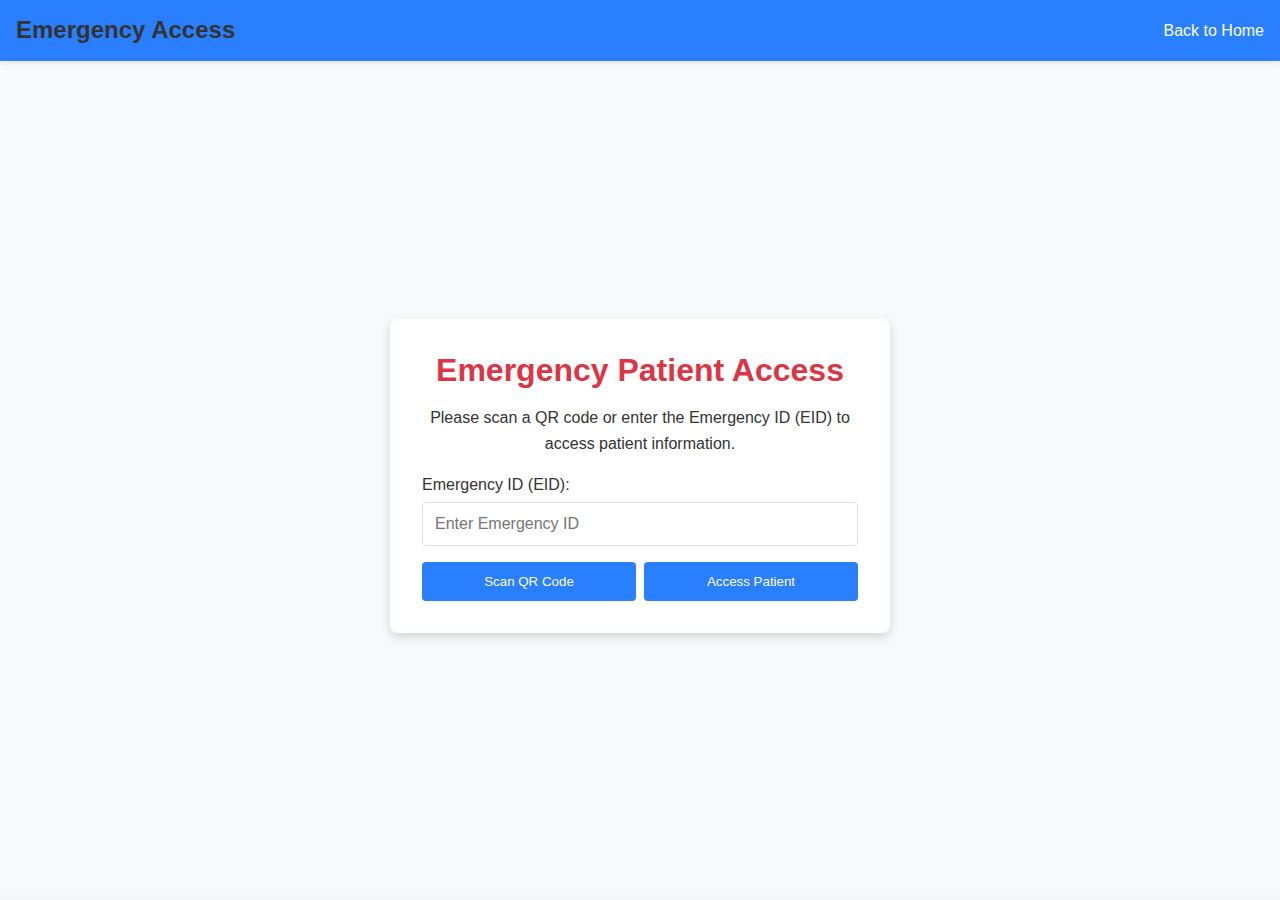
<file: emergency.html>
<!DOCTYPE html>
<html lang="en">
<head>
    <meta charset="UTF-8">
    <meta name="viewport" content="width=device-width, initial-scale=1.0">
    <title>Emergency Access</title>
    <link rel="stylesheet" href="styles.css">
    <link rel="stylesheet" href="dashboard.css">
    <link rel="stylesheet" href="emergency.css">
</head>
<body>
    <header>
        <h1>Emergency Access</h1>
        <nav>
            <a href="index.html">Back to Home</a>
        </nav>
    </header>

    <main class="emergency-container">
        <div class="emergency-card">
            <h2>Emergency Patient Access</h2>
            <p>Please scan a QR code or enter the Emergency ID (EID) to access patient information.</p>
            
            <div class="input-group">
                <label for="eid">Emergency ID (EID):</label>
                <input type="text" id="eid" name="eid" placeholder="Enter Emergency ID">
            </div>
            
            <div class="button-group">
                <button id="scan-qr" class="primary-btn">Scan QR Code</button>
                <button id="submit-eid" class="primary-btn">Access Patient</button>
            </div>
            
            <div id="camera-container" class="hidden">
                <div class="camera-view">
                    <video id="qr-video" autoplay></video>
                    <button id="close-camera" class="secondary-btn">Cancel</button>
                </div>
            </div>
        </div>
    </main>

    <script>
        // Show camera when scan button is clicked
        document.getElementById('scan-qr').addEventListener('click', function() {
            document.getElementById('camera-container').classList.remove('hidden');
            
            // This would normally initialize the camera and QR scanning
            // For demonstration, we're just showing the camera interface
            console.log('Camera would be initialized here in a real app');
            
            // Simulate finding a QR code after 3 seconds
            setTimeout(function() {
                document.getElementById('eid').value = "E12345678";
                document.getElementById('camera-container').classList.add('hidden');
            }, 3000);
        });
        
        // Close camera view
        document.getElementById('close-camera').addEventListener('click', function() {
            document.getElementById('camera-container').classList.add('hidden');
        });
        
        // Navigate to dashboard when submit button is clicked
        document.getElementById('submit-eid').addEventListener('click', function() {
            const eid = document.getElementById('eid').value.trim();
            if (eid) {
                window.location.href = `emergency_dashboard.html?eid=${eid}`;
            } else {
                alert('Please enter an Emergency ID or scan a QR code');
            }
        });
    </script>
</body>
</html>
</file>
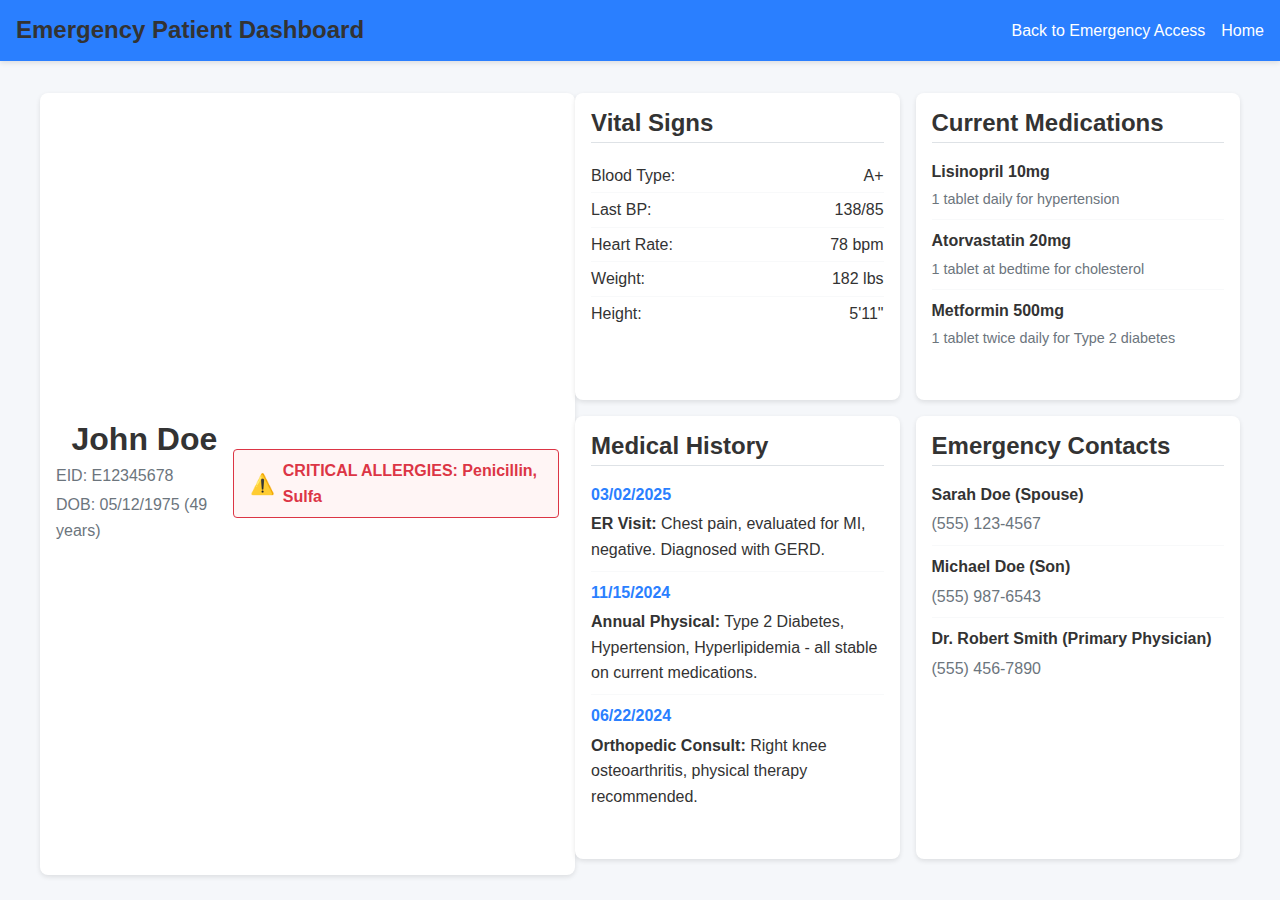
<file: emergency_dashboard.html>
<!DOCTYPE html>
<html lang="en">
<head>
    <meta charset="UTF-8">
    <meta name="viewport" content="width=device-width, initial-scale=1.0">
    <title>Emergency Patient Dashboard</title>
    <link rel="stylesheet" href="styles.css">
    <link rel="stylesheet" href="dashboard.css">
    <link rel="stylesheet" href="emergency.css">
</head>
<body>
    <header>
        <h1>Emergency Patient Dashboard</h1>
        <nav>
            <a href="emergency.html">Back to Emergency Access</a>
            <a href="index.html">Home</a>
        </nav>
    </header>

    <main class="dashboard-container">
        <div class="patient-header">
            <div class="patient-info">
                <h2 id="patient-name">John Doe</h2>
                <p id="patient-id">EID: <span id="eid-display">E12345678</span></p>
                <p id="patient-dob">DOB: 05/12/1975 (49 years)</p>
            </div>
            <div class="alert-box critical">
                <span class="alert-icon">⚠️</span>
                <span class="alert-text">CRITICAL ALLERGIES: Penicillin, Sulfa</span>
            </div>
        </div>

        <div class="dashboard-grid">
            <section class="dashboard-card vital-signs">
                <h3>Vital Signs</h3>
                <div class="vital-item">
                    <span class="vital-label">Blood Type:</span>
                    <span class="vital-value">A+</span>
                </div>
                <div class="vital-item">
                    <span class="vital-label">Last BP:</span>
                    <span class="vital-value">138/85</span>
                </div>
                <div class="vital-item">
                    <span class="vital-label">Heart Rate:</span>
                    <span class="vital-value">78 bpm</span>
                </div>
                <div class="vital-item">
                    <span class="vital-label">Weight:</span>
                    <span class="vital-value">182 lbs</span>
                </div>
                <div class="vital-item">
                    <span class="vital-label">Height:</span>
                    <span class="vital-value">5'11"</span>
                </div>
            </section>

            <section class="dashboard-card medications">
                <h3>Current Medications</h3>
                <ul class="med-list">
                    <li>
                        <div class="med-name">Lisinopril 10mg</div>
                        <div class="med-details">1 tablet daily for hypertension</div>
                    </li>
                    <li>
                        <div class="med-name">Atorvastatin 20mg</div>
                        <div class="med-details">1 tablet at bedtime for cholesterol</div>
                    </li>
                    <li>
                        <div class="med-name">Metformin 500mg</div>
                        <div class="med-details">1 tablet twice daily for Type 2 diabetes</div>
                    </li>
                </ul>
            </section>

            <section class="dashboard-card medical-history">
                <h3>Medical History</h3>
                <div class="history-item">
                    <div class="history-date">03/02/2025</div>
                    <div class="history-details">
                        <strong>ER Visit:</strong> Chest pain, evaluated for MI, negative. Diagnosed with GERD.
                    </div>
                </div>
                <div class="history-item">
                    <div class="history-date">11/15/2024</div>
                    <div class="history-details">
                        <strong>Annual Physical:</strong> Type 2 Diabetes, Hypertension, Hyperlipidemia - all stable on current medications.
                    </div>
                </div>
                <div class="history-item">
                    <div class="history-date">06/22/2024</div>
                    <div class="history-details">
                        <strong>Orthopedic Consult:</strong> Right knee osteoarthritis, physical therapy recommended.
                    </div>
                </div>
            </section>

            <section class="dashboard-card emergency-contacts">
                <h3>Emergency Contacts</h3>
                <div class="contact-item">
                    <div class="contact-name">Sarah Doe (Spouse)</div>
                    <div class="contact-phone">(555) 123-4567</div>
                </div>
                <div class="contact-item">
                    <div class="contact-name">Michael Doe (Son)</div>
                    <div class="contact-phone">(555) 987-6543</div>
                </div>
                <div class="contact-item">
                    <div class="contact-name">Dr. Robert Smith (Primary Physician)</div>
                    <div class="contact-phone">(555) 456-7890</div>
                </div>
            </section>
        </div>
    </main>

    <script>
        // Extract EID from URL parameters
        document.addEventListener('DOMContentLoaded', function() {
            const urlParams = new URLSearchParams(window.location.search);
            const eid = urlParams.get('eid');
            
            if (eid) {
                document.getElementById('eid-display').textContent = eid;
                
                // In a real app, this would fetch patient data based on the EID
                console.log(`Would fetch patient data for EID: ${eid}`);
                
                // For demo purposes, we're using the hardcoded data
            }
        });
    </script>
</body>
</html>
</file>
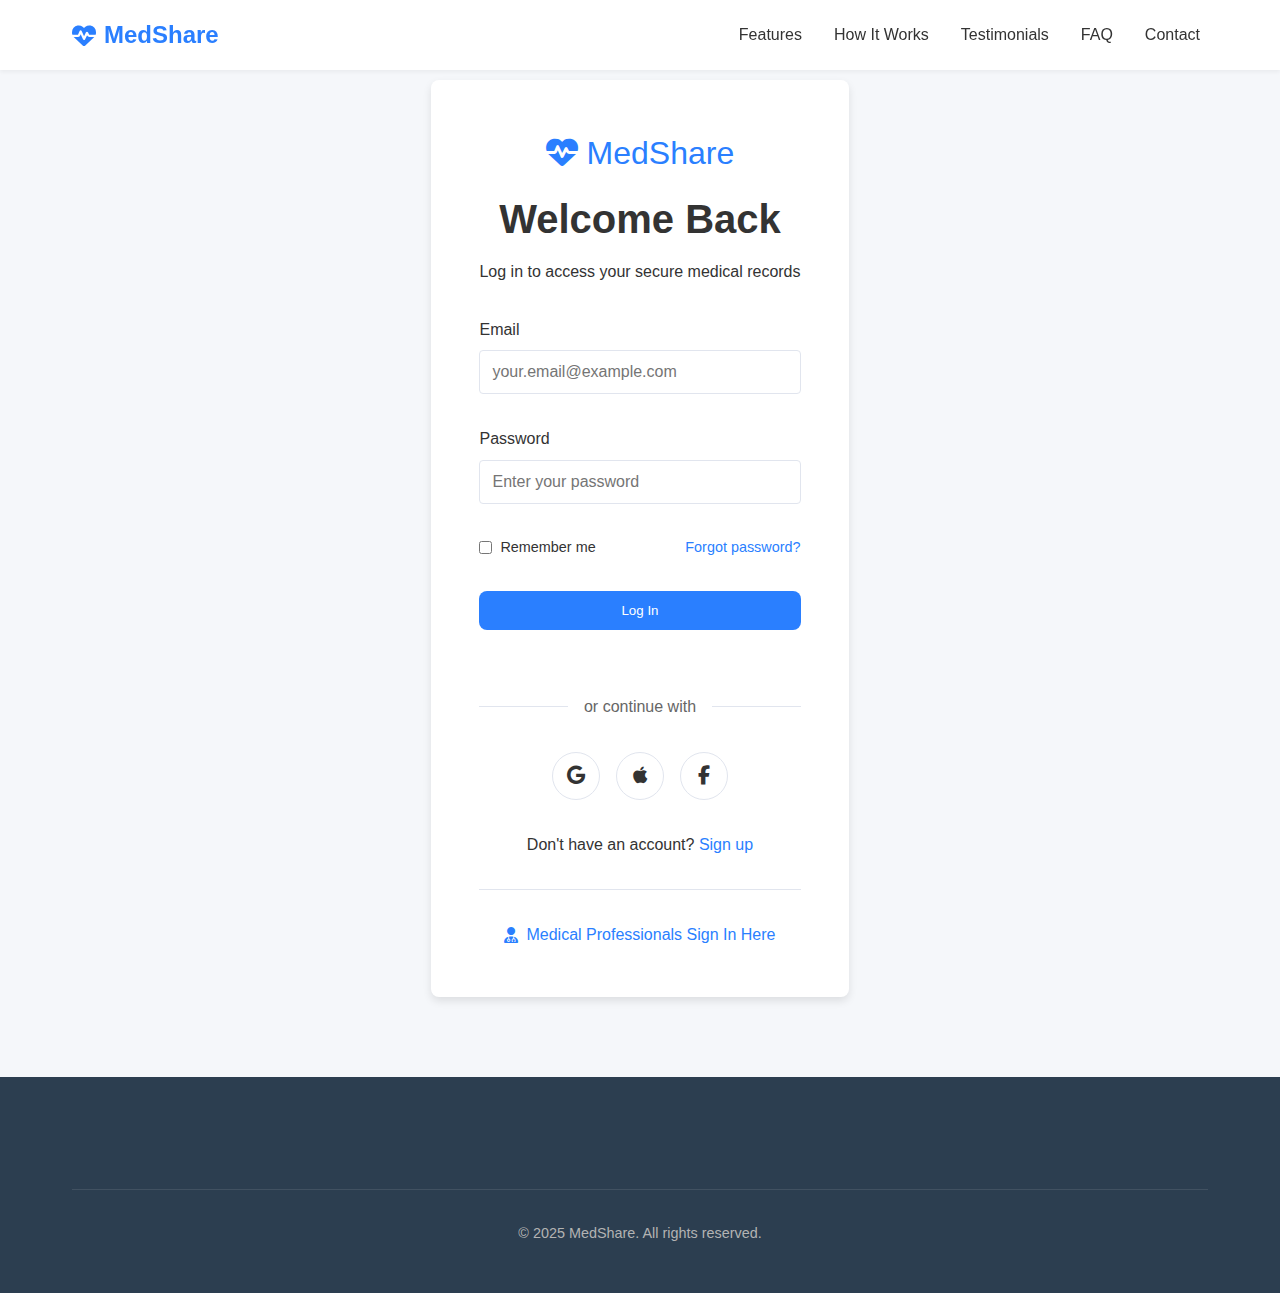
<file: login.html>
<!DOCTYPE html>
<html lang="en">
<head>
    <meta charset="UTF-8">
    <meta name="viewport" content="width=device-width, initial-scale=1.0">
    <title>MedShare - Log In</title>
    <link rel="stylesheet" href="styles.css">
    <link rel="stylesheet" href="https://cdnjs.cloudflare.com/ajax/libs/font-awesome/6.4.0/css/all.min.css">
    <style>
        /* Login-specific styles */
        .login-container {
            max-width: 450px;
            margin: 80px auto;
            padding: var(--spacing-lg);
            background-color: white;
            border-radius: var(--radius-md);
            box-shadow: var(--shadow-md);
        }
        
        .login-header {
            text-align: center;
            margin-bottom: var(--spacing-md);
        }
        
        .login-logo {
            font-size: 2rem;
            color: var(--primary-color);
            margin-bottom: var(--spacing-sm);
            display: inline-block;
        }
        
        .login-form {
            margin-top: var(--spacing-md);
        }
        
        .form-group {
            margin-bottom: var(--spacing-md);
        }
        
        .form-group label {
            display: block;
            margin-bottom: var(--spacing-xs);
            font-weight: 500;
        }
        
        .form-group input {
            width: 100%;
            padding: 12px;
            border: 1px solid var(--medium-gray);
            border-radius: var(--radius-sm);
            font-size: 1rem;
        }
        
        .form-group input:focus {
            border-color: var(--primary-color);
            outline: none;
            box-shadow: 0 0 0 2px rgba(42, 127, 255, 0.2);
        }
        
        .form-options {
            display: flex;
            justify-content: space-between;
            align-items: center;
            margin-bottom: var(--spacing-md);
            font-size: 0.9rem;
        }
        
        .remember-me {
            display: flex;
            align-items: center;
        }
        
        .remember-me input {
            margin-right: 8px;
        }
        
        .forgot-password {
            color: var(--primary-color);
        }
        
        .btn-login {
            width: 100%;
            padding: 12px;
            margin-bottom: var(--spacing-md);
        }
        
        .divider {
            display: flex;
            align-items: center;
            margin: var(--spacing-md) 0;
            color: var(--text-light);
        }
        
        .divider::before, .divider::after {
            content: "";
            flex: 1;
            border-bottom: 1px solid var(--medium-gray);
        }
        
        .divider span {
            padding: 0 var(--spacing-sm);
        }
        
        .social-login {
            display: flex;
            justify-content: center;
            gap: var(--spacing-sm);
            margin-bottom: var(--spacing-md);
        }
        
        .social-login-btn {
            display: flex;
            align-items: center;
            justify-content: center;
            width: 48px;
            height: 48px;
            border-radius: 50%;
            background-color: white;
            border: 1px solid var(--medium-gray);
            color: var(--text-color);
            font-size: 1.2rem;
            cursor: pointer;
            transition: all 0.2s ease;
        }
        
        .social-login-btn:hover {
            background-color: #f5f5f5;
            transform: translateY(-2px);
        }
        
        .signup-link {
            text-align: center;
            margin-top: var(--spacing-md);
        }
        
        .login-background {
            background-color: var(--light-gray);
            min-height: calc(100vh - 180px);
            display: flex;
            align-items: center;
            justify-content: center;
        }
        
        /* Error message styling */
        .error-message {
            background-color: rgba(255, 99, 71, 0.1);
            border-left: 3px solid var(--accent-color);
            color: var(--accent-color);
            padding: var(--spacing-sm);
            border-radius: var(--radius-sm);
            margin-bottom: var(--spacing-md);
            display: none;
        }
        
        /* Medical professional link styling */
        .medical-pro-link {
            text-align: center;
            margin-top: var(--spacing-md);
            padding-top: var(--spacing-md);
            border-top: 1px solid var(--medium-gray);
        }
        
        .medical-pro-link a {
            display: inline-flex;
            align-items: center;
            color: var(--primary-color);
            font-weight: 500;
            text-decoration: none;
            transition: all 0.2s ease;
        }
        
        .medical-pro-link a:hover {
            text-decoration: underline;
        }
        
        .medical-pro-link i {
            margin-right: 8px;
        }
        
        /* Add responsive adjustments */
        @media (max-width: 500px) {
            .login-container {
                margin: 40px 20px;
                padding: var(--spacing-md);
            }
        }
    </style>
</head>
<body>
    <header>
        <nav class="navbar">
            <div class="container">
                <div class="logo">
                    <a href="index.html">
                        <i class="fas fa-heartbeat"></i> MedShare
                    </a>
                </div>
                <ul class="nav-menu">
                    <li><a href="index.html#features">Features</a></li>
                    <li><a href="index.html#how-it-works">How It Works</a></li>
                    <li><a href="index.html#testimonials">Testimonials</a></li>
                    <li><a href="index.html#faq">FAQ</a></li>
                    <li><a href="index.html#contact">Contact</a></li>
                </ul>
                <div class="hamburger">
                    <span class="bar"></span>
                    <span class="bar"></span>
                    <span class="bar"></span>
                </div>
            </div>
        </nav>
    </header>

    <main class="login-background">
        <div class="login-container">
            <div class="login-header">
                <div class="login-logo">
                    <i class="fas fa-heartbeat"></i> MedShare
                </div>
                <h1>Welcome Back</h1>
                <p>Log in to access your secure medical records</p>
            </div>
            
            <div id="error-message" class="error-message">
                Invalid email or password. Please try again.
            </div>
            
            <form id="login-form" class="login-form">
                <div class="form-group">
                    <label for="email">Email</label>
                    <input type="email" id="email" name="email" placeholder="your.email@example.com" required>
                </div>
                
                <div class="form-group">
                    <label for="password">Password</label>
                    <input type="password" id="password" name="password" placeholder="Enter your password" required>
                </div>
                
                <div class="form-options">
                    <div class="remember-me">
                        <input type="checkbox" id="remember" name="remember">
                        <label for="remember">Remember me</label>
                    </div>
                    <a href="#forgot-password" class="forgot-password">Forgot password?</a>
                </div>
                
                <button type="submit" class="btn btn-primary btn-login">Log In</button>
                
                <div class="divider">
                    <span>or continue with</span>
                </div>
                
                <div class="social-login">
                    <button type="button" class="social-login-btn" title="Continue with Google">
                        <i class="fab fa-google"></i>
                    </button>
                    <button type="button" class="social-login-btn" title="Continue with Apple">
                        <i class="fab fa-apple"></i>
                    </button>
                    <button type="button" class="social-login-btn" title="Continue with Facebook">
                        <i class="fab fa-facebook-f"></i>
                    </button>
                </div>
                
                <div class="signup-link">
                    <p>Don't have an account? <a href="signup.html" class="text-primary">Sign up</a></p>
                </div>
                
                <!-- Medical Professionals Link -->
                <div class="medical-pro-link">
                    <a href="doctor_dashboard.html">
                        <i class="fas fa-user-md"></i> Medical Professionals Sign In Here
                    </a>
                </div>
            </form>
        </div>
    </main>

    <footer>
        <div class="container">
            <div class="footer-bottom">
                <p>&copy; 2025 MedShare. All rights reserved.</p>
            </div>
        </div>
    </footer>

    <script>
        // Toggle mobile menu
        document.querySelector('.hamburger').addEventListener('click', function() {
            this.classList.toggle('active');
            document.querySelector('.nav-menu').classList.toggle('active');
        });
        
        // Handle login form submission
        document.getElementById('login-form').addEventListener('submit', function(e) {
            e.preventDefault();
            
            const email = document.getElementById('email').value;
            const password = document.getElementById('password').value;
            
            // Simple validation - in a real app, this would connect to backend
            if (email && password) {
                // For demo purposes, allow any valid input to proceed to dashboard
                window.location.href = 'dashboard.html';
            } else {
                // Show error message
                document.getElementById('error-message').style.display = 'block';
            }
        });
        
        // Handle social login buttons (for demo)
        document.querySelectorAll('.social-login-btn').forEach(btn => {
            btn.addEventListener('click', function() {
                // For demo purposes, redirect to dashboard
                window.location.href = 'dashboard.html';
            });
        });
    </script>
</body>
</html>
</file>
<file: styles.css>
/* Base Styles and Variables */
:root {
    /* Color Palette */
    --primary-color: #2a7fff;
    --primary-dark: #1a5cb8;
    --secondary-color: #3ecf8e;
    --text-color: #333333;
    --text-light: #666666;
    --light-gray: #f5f7fa;
    --medium-gray: #e1e5ee;
    --white: #ffffff;
    --accent-color: #ff6b6b;
    
    /* Typography */
    --body-font: 'Segoe UI', Roboto, 'Helvetica Neue', sans-serif;
    --heading-font: 'Segoe UI', Roboto, 'Helvetica Neue', sans-serif;
    
    /* Spacing */
    --spacing-xs: 0.5rem;
    --spacing-sm: 1rem;
    --spacing-md: 2rem;
    --spacing-lg: 3rem;
    --spacing-xl: 5rem;
    
    /* Border Radius */
    --radius-sm: 4px;
    --radius-md: 8px;
    --radius-lg: 16px;
    
    /* Shadows */
    --shadow-sm: 0 2px 4px rgba(0, 0, 0, 0.05);
    --shadow-md: 0 4px 8px rgba(0, 0, 0, 0.1);
    --shadow-lg: 0 8px 16px rgba(0, 0, 0, 0.15);
}

/* Reset */
*, *::before, *::after {
    box-sizing: border-box;
    margin: 0;
    padding: 0;
}

/* Base Styles */
html {
    font-size: 16px;
    scroll-behavior: smooth;
}

body {
    font-family: var(--body-font);
    line-height: 1.6;
    color: var(--text-color);
    background-color: var(--white);
}

h1, h2, h3, h4, h5, h6 {
    font-family: var(--heading-font);
    line-height: 1.2;
    margin-bottom: var(--spacing-sm);
    font-weight: 600;
    color: var(--text-color);
}

h1 {
    font-size: 2.5rem;
}

h2 {
    font-size: 2rem;
    margin-bottom: var(--spacing-md);
    text-align: center;
}

h3 {
    font-size: 1.5rem;
}

p {
    margin-bottom: var(--spacing-sm);
}

a {
    color: var(--primary-color);
    text-decoration: none;
    transition: color 0.3s ease;
}

a:hover {
    color: var(--primary-dark);
}

img {
    max-width: 100%;
    height: auto;
    display: block;
}

ul {
    list-style: none;
}

section {
    padding: var(--spacing-xl) 0;
}

.container {
    width: 100%;
    max-width: 1200px;
    margin: 0 auto;
    padding: 0 var(--spacing-md);
}

/* Buttons */
.btn {
    display: inline-block;
    padding: 0.75rem 1.5rem;
    border-radius: var(--radius-md);
    font-weight: 500;
    text-align: center;
    cursor: pointer;
    transition: all 0.3s ease;
    border: none;
}

.btn-primary {
    background-color: var(--primary-color);
    color: var(--white);
}

.btn-primary:hover {
    background-color: var(--primary-dark);
    color: var(--white);
}

.btn-secondary {
    background-color: var(--secondary-color);
    color: var(--white);
}

.btn-secondary:hover {
    background-color: #2db77a;
    color: var(--white);
}

.btn-outline {
    background-color: transparent;
    border: 2px solid var(--primary-color);
    color: var(--primary-color);
}

.btn-outline:hover {
    background-color: var(--primary-color);
    color: var(--white);
}

.btn-large {
    padding: 1rem 2rem;
    font-size: 1.1rem;
}

/* Navigation */
.navbar {
    position: fixed;
    top: 0;
    left: 0;
    width: 100%;
    background-color: var(--white);
    box-shadow: var(--shadow-sm);
    z-index: 1000;
    padding: 1rem 0;
}

.navbar .container {
    display: flex;
    justify-content: space-between;
    align-items: center;
}

.logo {
    font-size: 1.5rem;
    font-weight: 700;
}

.logo a {
    color: var(--primary-color);
    display: flex;
    align-items: center;
    gap: 0.5rem;
}

.logo i {
    color: var(--primary-color);
}

.nav-menu {
    display: flex;
    align-items: center;
    gap: var(--spacing-sm);
}

.nav-menu li a {
    color: var(--text-color);
    font-weight: 500;
    padding: 0.5rem;
}

.nav-menu li a:hover {
    color: var(--primary-color);
}

/* Emergency Access Link Styling */
.navbar .nav-menu li a.emergency-link {
    color: var(--accent-color) !important;
    font-weight: bold;
    display: flex;
    align-items: center;
    gap: 0.5rem;
    padding: 0.5rem 1rem;
    background-color: rgba(255, 107, 107, 0.1);
    border-radius: var(--radius-md);
    position: relative;
    animation: pulse 2s infinite;
    border: 1px solid var(--accent-color);
}

.navbar .nav-menu li a.emergency-link i {
    font-size: 1rem;
    margin-right: 0.25rem;
}

.navbar .nav-menu li a.emergency-link:hover {
    background-color: rgba(255, 107, 107, 0.2);
    color: #ff3b3b !important;
    text-decoration: underline;
}

@keyframes pulse {
    0% {
        opacity: 1;
    }
    50% {
        opacity: 0.7;
    }
    100% {
        opacity: 1;
    }
}

.hamburger {
    display: none;
    cursor: pointer;
}

.bar {
    display: block;
    width: 25px;
    height: 3px;
    margin: 5px auto;
    transition: all 0.3s ease;
    background-color: var(--text-color);
}

/* Hero Section */
.hero {
    padding-top: 120px; /* Account for fixed navbar */
    padding-bottom: var(--spacing-xl);
    background-color: var(--light-gray);
}

.hero .container {
    display: flex;
    align-items: center;
    justify-content: space-between;
    gap: var(--spacing-lg);
}

.hero-content {
    flex: 1;
}

.hero-image {
    flex: 1;
    display: flex;
    justify-content: center;
}

.hero h1 {
    font-size: 3rem;
    margin-bottom: var(--spacing-md);
}

.hero p {
    font-size: 1.2rem;
    margin-bottom: var(--spacing-md);
    color: var(--text-light);
}

.hero-btns {
    display: flex;
    gap: var(--spacing-sm);
}

/* Features Section */
.features {
    background-color: var(--white);
}

.features-grid {
    display: grid;
    grid-template-columns: repeat(auto-fill, minmax(300px, 1fr));
    gap: var(--spacing-md);
    margin-top: var(--spacing-md);
}

.feature-card {
    background-color: var(--white);
    border-radius: var(--radius-md);
    padding: var(--spacing-md);
    box-shadow: var(--shadow-sm);
    text-align: center;
    transition: transform 0.3s ease, box-shadow 0.3s ease;
}

.feature-card:hover {
    transform: translateY(-5px);
    box-shadow: var(--shadow-md);
}

.feature-icon {
    display: flex;
    align-items: center;
    justify-content: center;
    width: 70px;
    height: 70px;
    margin: 0 auto var(--spacing-sm);
    background-color: var(--light-gray);
    border-radius: 50%;
    color: var(--primary-color);
}

.feature-icon i {
    font-size: 2rem;
}

/* How It Works Section */
.how-it-works {
    background-color: var(--light-gray);
}

.steps {
    display: flex;
    flex-wrap: wrap;
    justify-content: space-between;
    gap: var(--spacing-md);
    margin-top: var(--spacing-md);
}

.step {
    flex: 1;
    min-width: 200px;
    text-align: center;
    position: relative;
    padding: var(--spacing-md);
    background-color: var(--white);
    border-radius: var(--radius-md);
    box-shadow: var(--shadow-sm);
}

.step-number {
    width: 40px;
    height: 40px;
    background-color: var(--primary-color);
    color: var(--white);
    border-radius: 50%;
    display: flex;
    align-items: center;
    justify-content: center;
    margin: 0 auto var(--spacing-sm);
    font-weight: bold;
}

/* Testimonials Section */
.testimonials {
    background-color: var(--white);
}

.testimonial-slider {
    position: relative;
    overflow: hidden;
    margin-top: var(--spacing-md);
}

.testimonial {
    width: 100%;
}

.testimonial-content {
    background-color: var(--light-gray);
    padding: var(--spacing-md);
    border-radius: var(--radius-md);
    position: relative;
    margin-bottom: var(--spacing-md);
}

.testimonial-content::after {
    content: '';
    position: absolute;
    bottom: -10px;
    left: 30px;
    width: 20px;
    height: 20px;
    background-color: var(--light-gray);
    transform: rotate(45deg);
}

.testimonial-author {
    display: flex;
    flex-direction: column;
    padding-left: var(--spacing-md);
}

.name {
    font-weight: bold;
    margin-bottom: 0;
}

.title {
    color: var(--text-light);
    margin-bottom: 0;
}

.slider-controls {
    display: flex;
    justify-content: center;
    align-items: center;
    margin-top: var(--spacing-md);
}

.prev-btn, .next-btn {
    background-color: transparent;
    border: none;
    cursor: pointer;
    font-size: 1.5rem;
    color: var(--text-light);
    padding: 0.5rem;
}

.slider-dots {
    display: flex;
    gap: 0.5rem;
    margin: 0 var(--spacing-sm);
}

.dot {
    width: 10px;
    height: 10px;
    background-color: var(--medium-gray);
    border-radius: 50%;
    cursor: pointer;
}

.dot.active {
    background-color: var(--primary-color);
}

/* CTA Section */
.cta {
    background-color: var(--primary-color);
    color: var(--white);
    text-align: center;
    padding: var(--spacing-xl) 0;
}

.cta h2 {
    color: var(--white);
}

.cta p {
    font-size: 1.2rem;
    max-width: 700px;
    margin: 0 auto var(--spacing-md);
}

.cta .btn-primary {
    background-color: var(--white);
    color: var(--primary-color);
}

.cta .btn-primary:hover {
    background-color: rgba(255, 255, 255, 0.9);
}

/* FAQ Section */
.faq {
    background-color: var(--light-gray);
}

.faq-list {
    max-width: 800px;
    margin: 0 auto;
}

.faq-item {
    background-color: var(--white);
    border-radius: var(--radius-md);
    margin-bottom: var(--spacing-sm);
    box-shadow: var(--shadow-sm);
    overflow: hidden;
}

.faq-question {
    padding: var(--spacing-md);
    position: relative;
    cursor: pointer;
    display: flex;
    justify-content: space-between;
    align-items: center;
}

.faq-question h3 {
    margin: 0;
    font-size: 1.2rem;
}

.toggle-icon {
    font-size: 1rem;
    color: var(--primary-color);
    transition: transform 0.3s ease;
}

.faq-item.active .toggle-icon {
    transform: rotate(45deg);
}

.faq-answer {
    padding: 0 var(--spacing-md) var(--spacing-md);
    display: none;
}

.faq-item.active .faq-answer {
    display: block;
}

/* Footer */
footer {
    background-color: #2c3e50;
    color: var(--white);
    padding: var(--spacing-xl) 0 var(--spacing-md);
}

.footer-content {
    display: flex;
    flex-wrap: wrap;
    justify-content: space-between;
    gap: var(--spacing-lg);
}

.footer-logo {
    flex: 1;
    min-width: 200px;
    font-size: 1.5rem;
    font-weight: 700;
    margin-bottom: var(--spacing-md);
}

.footer-logo i {
    color: var(--secondary-color);
}

.footer-links {
    flex: 2;
    display: flex;
    flex-wrap: wrap;
    justify-content: space-between;
    gap: var(--spacing-md);
}

.footer-col {
    flex: 1;
    min-width: 150px;
}

.footer-col h4 {
    color: var(--white);
    margin-bottom: var(--spacing-sm);
    font-size: 1.1rem;
}

.footer-col ul li {
    margin-bottom: var(--spacing-xs);
}

.footer-col ul li a {
    color: #b3b3b3;
    transition: color 0.3s ease;
}

.footer-col ul li a:hover {
    color: var(--white);
}

.social-icons {
    display: flex;
    gap: var(--spacing-sm);
    margin-top: var(--spacing-sm);
}

.social-icons a {
    display: flex;
    align-items: center;
    justify-content: center;
    width: 40px;
    height: 40px;
    background-color: rgba(255, 255, 255, 0.1);
    border-radius: 50%;
    transition: background-color 0.3s ease;
}

.social-icons a:hover {
    background-color: var(--primary-color);
}

.footer-bottom {
    text-align: center;
    padding-top: var(--spacing-md);
    margin-top: var(--spacing-md);
    border-top: 1px solid rgba(255, 255, 255, 0.1);
    font-size: 0.9rem;
    color: #b3b3b3;
}

/* Responsive Styles */
@media (max-width: 992px) {
    h1 {
        font-size: 2.2rem;
    }
    
    h2 {
        font-size: 1.8rem;
    }
    
    .hero .container {
        flex-direction: column;
    }
    
    .hero-content, .hero-image {
        text-align: center;
    }
    
    .hero-btns {
        justify-content: center;
    }
    
    .steps {
        flex-direction: column;
    }
}

@media (max-width: 768px) {
    .hamburger {
        display: block;
    }
    
    .nav-menu {
        position: fixed;
        left: -100%;
        top: 70px;
        flex-direction: column;
        background-color: var(--white);
        width: 100%;
        text-align: center;
        transition: 0.3s;
        box-shadow: 0 10px 27px rgba(0, 0, 0, 0.05);
        padding: var(--spacing-md) 0;
    }
    
    .nav-menu.active {
        left: 0;
    }
    
    .nav-menu li {
        margin: var(--spacing-xs) 0;
    }
    
    /* Mobile emergency link styling */
    .navbar .nav-menu li a.emergency-link {
        margin: 0.5rem auto;
        max-width: 200px;
    }
}
</file>
<file: dashboard.css>
:root {
    --primary-color: #2a7fff;
    --accent-color: #dc3545;
    --text-color: #333333;
    --text-light: #6c757d;
    --light-gray: #f8f9fa;
    --medium-gray: #dee2e6;
    --dark-gray: #6c757d;
    --spacing-xs: 0.25rem;
    --spacing-sm: 0.5rem;
    --spacing-md: 1rem;
    --spacing-lg: 2rem;
    --spacing-xl: 3rem;
    --radius-sm: 0.25rem;
    --radius-md: 0.5rem;
    --radius-lg: 1rem;
    --shadow-sm: 0 2px 5px rgba(0, 0, 0, 0.1);
    --shadow-md: 0 4px 10px rgba(0, 0, 0, 0.15);
    --shadow-lg: 0 8px 15px rgba(0, 0, 0, 0.2);
}

/* General styles */
* {
    margin: 0;
    padding: 0;
    box-sizing: border-box;
}

body {
    font-family: 'Segoe UI', Tahoma, Geneva, Verdana, sans-serif;
    line-height: 1.6;
    color: var(--text-color);
    background-color: #f5f7fa;
}

.container {
    width: 100%;
    max-width: 1200px;
    margin: 0 auto;
    padding: 0 var(--spacing-md);
}

/* Header & Navigation */
header {
    position: fixed;
    width: 100%;
    z-index: 100;
    background-color: white;
    box-shadow: var(--shadow-sm);
}

.navbar {
    height: 70px;
    display: flex;
    align-items: center;
}

.navbar .container {
    display: flex;
    justify-content: space-between;
    align-items: center;
}

.logo a {
    display: flex;
    align-items: center;
    font-size: 1.5rem;
    font-weight: bold;
    text-decoration: none;
    color: var(--primary-color);
}

.logo i {
    margin-right: var(--spacing-sm);
}

.nav-menu {
    display: flex;
    list-style: none;
}

.nav-menu li {
    margin-left: var(--spacing-md);
}

.nav-menu a {
    text-decoration: none;
    color: var(--text-color);
    font-weight: 500;
    transition: color 0.2s ease;
}

.nav-menu a:hover {
    color: var(--primary-color);
}

.hamburger {
    display: none;
    cursor: pointer;
}

.bar {
    display: block;
    width: 25px;
    height: 3px;
    margin: 5px 0;
    background-color: var(--text-color);
    transition: all 0.3s ease;
}

/* Buttons */
.btn {
    display: inline-block;
    padding: 0.5rem 1rem;
    border-radius: var(--radius-sm);
    font-weight: 500;
    cursor: pointer;
    transition: all 0.2s ease;
    text-decoration: none;
    border: none;
    outline: none;
    font-size: 1rem;
}

.btn-primary {
    background-color: var(--primary-color);
    color: white;
}

.btn-primary:hover {
    background-color: #1a68e6;
}

.btn-accent {
    background-color: var(--accent-color);
    color: white;
}

.btn-accent:hover {
    background-color: #c82333;
}

.btn-outline {
    background-color: transparent;
    border: 1px solid var(--medium-gray);
    color: var(--text-color);
}

.btn-outline:hover {
    background-color: var(--light-gray);
}

/* Forms */
.form-group {
    margin-bottom: var(--spacing-md);
}

.form-control {
    width: 100%;
    padding: 0.5rem;
    border: 1px solid var(--medium-gray);
    border-radius: var(--radius-sm);
    font-size: 1rem;
}

.checkbox-group {
    display: flex;
    gap: var(--spacing-md);
    margin-top: var(--spacing-xs);
}

label {
    display: block;
    margin-bottom: var(--spacing-xs);
    font-weight: 500;
}

/* Footer */
footer {
    background-color: var(--light-gray);
    padding: var(--spacing-md) 0;
    border-top: 1px solid var(--medium-gray);
    margin-top: var(--spacing-lg);
    text-align: center;
}

.footer-bottom {
    margin-top: var(--spacing-sm);
    color: var(--text-light);
    font-size: 0.9rem;
}

/* Dashboard-specific styles */
.dashboard-container {
    display: flex;
    min-height: calc(100vh - 70px);
    padding-top: 70px;
}

.sidebar {
    width: 250px;
    background-color: var(--light-gray);
    padding: var(--spacing-md);
    border-right: 1px solid var(--medium-gray);
}

.user-info {
    display: flex;
    align-items: center;
    gap: var(--spacing-sm);
    margin-bottom: var(--spacing-md);
    padding-bottom: var(--spacing-md);
    border-bottom: 1px solid var(--medium-gray);
}

.avatar {
    width: 40px;
    height: 40px;
    background-color: var(--primary-color);
    border-radius: 50%;
    display: flex;
    align-items: center;
    justify-content: center;
    color: white;
    font-weight: bold;
    flex-shrink: 0;
    overflow: hidden;
}

.user-details {
    flex: 1;
    overflow: hidden;
}

.user-name {
    font-weight: bold;
    margin-bottom: 2px;
    white-space: nowrap;
    overflow: hidden;
    text-overflow: ellipsis;
}

.user-email {
    white-space: nowrap;
    overflow: hidden;
    text-overflow: ellipsis;
    font-size: 0.85rem;
}

.menu-list {
    list-style: none;
    padding: 0;
}

.menu-list li {
    margin-bottom: var(--spacing-xs);
}

.menu-list a {
    display: flex;
    align-items: center;
    gap: 10px;
    padding: 10px;
    border-radius: var(--radius-sm);
    color: var(--text-color);
    transition: all 0.2s ease;
    text-decoration: none;
}

.menu-list a:hover, .menu-list a.active {
    background-color: rgba(0, 0, 0, 0.05);
    color: var(--primary-color);
}

:root {
    --primary-color: #2a7fff;
    --accent-color: #dc3545;
    --text-color: #333333;
    --text-light: #6c757d;
    --light-gray: #f8f9fa;
    --medium-gray: #dee2e6;
    --dark-gray: #6c757d;
    --spacing-xs: 0.25rem;
    --spacing-sm: 0.5rem;
    --spacing-md: 1rem;
    --spacing-lg: 2rem;
    --spacing-xl: 3rem;
    --radius-sm: 0.25rem;
    --radius-md: 0.5rem;
    --radius-lg: 1rem;
    --shadow-sm: 0 2px 5px rgba(0, 0, 0, 0.1);
    --shadow-md: 0 4px 10px rgba(0, 0, 0, 0.15);
    --shadow-lg: 0 8px 15px rgba(0, 0, 0, 0.2);
}

/* General styles */
* {
    margin: 0;
    padding: 0;
    box-sizing: border-box;
}

body {
    font-family: 'Segoe UI', Tahoma, Geneva, Verdana, sans-serif;
    line-height: 1.6;
    color: var(--text-color);
    background-color: #f5f7fa;
}

.container {
    width: 100%;
    max-width: 1200px;
    margin: 0 auto;
    padding: 0 var(--spacing-md);
}

/* Header & Navigation */
header {
    position: fixed;
    width: 100%;
    z-index: 100;
    background-color: white;
    box-shadow: var(--shadow-sm);
}

.navbar {
    height: 70px;
    display: flex;
    align-items: center;
}

.navbar .container {
    display: flex;
    justify-content: space-between;
    align-items: center;
}

.logo a {
    display: flex;
    align-items: center;
    font-size: 1.5rem;
    font-weight: bold;
    text-decoration: none;
    color: var(--primary-color);
}

.logo i {
    margin-right: var(--spacing-sm);
}

.nav-menu {
    display: flex;
    list-style: none;
}

.nav-menu li {
    margin-left: var(--spacing-md);
}

.nav-menu a {
    text-decoration: none;
    color: var(--text-color);
    font-weight: 500;
    transition: color 0.2s ease;
}

.nav-menu a:hover {
    color: var(--primary-color);
}

.hamburger {
    display: none;
    cursor: pointer;
}

.bar {
    display: block;
    width: 25px;
    height: 3px;
    margin: 5px 0;
    background-color: var(--text-color);
    transition: all 0.3s ease;
}

/* Buttons */
.btn {
    display: inline-block;
    padding: 0.5rem 1rem;
    border-radius: var(--radius-sm);
    font-weight: 500;
    cursor: pointer;
    transition: all 0.2s ease;
    text-decoration: none;
    border: none;
    outline: none;
    font-size: 1rem;
}

.btn-primary {
    background-color: var(--primary-color);
    color: white;
}

.btn-primary:hover {
    background-color: #1a68e6;
}

.btn-accent {
    background-color: var(--accent-color);
    color: white;
}

.btn-accent:hover {
    background-color: #c82333;
}

.btn-outline {
    background-color: transparent;
    border: 1px solid var(--medium-gray);
    color: var(--text-color);
}

.btn-outline:hover {
    background-color: var(--light-gray);
}

/* Forms */
.form-group {
    margin-bottom: var(--spacing-md);
}

.form-control {
    width: 100%;
    padding: 0.5rem;
    border: 1px solid var(--medium-gray);
    border-radius: var(--radius-sm);
    font-size: 1rem;
}

.checkbox-group {
    display: flex;
    gap: var(--spacing-md);
    margin-top: var(--spacing-xs);
}

label {
    display: block;
    margin-bottom: var(--spacing-xs);
    font-weight: 500;
}

/* Footer */
footer {
    background-color: var(--light-gray);
    padding: var(--spacing-md) 0;
    border-top: 1px solid var(--medium-gray);
    margin-top: var(--spacing-lg);
    text-align: center;
}

.footer-bottom {
    margin-top: var(--spacing-sm);
    color: var(--text-light);
    font-size: 0.9rem;
}

/* Dashboard-specific styles */
.dashboard-container {
    display: flex;
    min-height: calc(100vh - 70px);
    padding-top: 70px;
}

.sidebar {
    width: 250px;
    background-color: var(--light-gray);
    padding: var(--spacing-md);
    border-right: 1px solid var(--medium-gray);
}

.user-info {
    display: flex;
    align-items: center;
    gap: var(--spacing-sm);
    margin-bottom: var(--spacing-md);
    padding-bottom: var(--spacing-md);
    border-bottom: 1px solid var(--medium-gray);
}

.avatar {
    width: 40px;
    height: 40px;
    background-color: var(--primary-color);
    border-radius: 50%;
    display: flex;
    align-items: center;
    justify-content: center;
    color: white;
    font-weight: bold;
    flex-shrink: 0;
    overflow: hidden;
}

.user-details {
    flex: 1;
    overflow: hidden;
}

.user-name {
    font-weight: bold;
    margin-bottom: 2px;
    white-space: nowrap;
    overflow: hidden;
    text-overflow: ellipsis;
}

.user-email {
    white-space: nowrap;
    overflow: hidden;
    text-overflow: ellipsis;
    font-size: 0.85rem;
}

.menu-list {
    list-style: none;
    padding: 0;
}

.menu-list li {
    margin-bottom: var(--spacing-xs);
}

.menu-list a {
    display: flex;
    align-items: center;
    gap: 10px;
    padding: 10px;
    border-radius: var(--radius-sm);
    color: var(--text-color);
    transition: all 0.2s ease;
    text-decoration: none;
}

.menu-list a:hover, .menu-list a.active {
    background-color: rgba(0, 0, 0, 0.05);
    color: var(--primary-color);
}

.main-content {
    flex: 1;
    padding: var(--spacing-md);
}

.dashboard-header {
    display: flex;
    justify-content: space-between;
    align-items: center;
    margin-bottom: var(--spacing-md);
}

.page-title {
    margin: 0;
}

.card {
    background-color: white;
    border-radius: var(--radius-md);
    box-shadow: var(--shadow-sm);
    padding: var(--spacing-md);
    margin-bottom: var(--spacing-md);
}

.card-header {
    display: flex;
    justify-content: space-between;
    align-items: center;
    margin-bottom: var(--spacing-sm);
}

.upload-area {
    border: 2px dashed var(--medium-gray);
    border-radius: var(--radius-md);
    padding: var(--spacing-lg);
    text-align: center;
    cursor: pointer;
    transition: all 0.3s ease;
    margin-bottom: var(--spacing-md);
}

.upload-area:hover {
    border-color: var(--primary-color);
    background-color: rgba(42, 127, 255, 0.05);
}

.upload-icon {
    font-size: 3rem;
    color: var(--primary-color);
    margin-bottom: var(--spacing-sm);
}

.file-list {
    list-style: none;
    padding: 0;
}

.file-item {
    display: flex;
    align-items: center;
    gap: var(--spacing-sm);
    padding: var(--spacing-sm);
    border-bottom: 1px solid var(--medium-gray);
}

.file-item:last-child {
    border-bottom: none;
}

.file-icon {
    color: var(--primary-color);
    font-size: 1.5rem;
    width: 30px;
    text-align: center;
}

.file-info {
    flex: 1;
}

.file-name {
    font-weight: bold;
    margin-bottom: 2px;
}

.file-meta {
    font-size: 0.85rem;
    color: var(--text-light);
}

.file-actions {
    display: flex;
    gap: 10px;
}

.action-btn {
    background: none;
    border: none;
    cursor: pointer;
    color: var(--text-light);
    transition: color 0.2s ease;
}

.action-btn:hover {
    color: var(--primary-color);
}

.action-btn.delete:hover {
    color: var(--accent-color);
}

.empty-state {
    text-align: center;
    padding: var(--spacing-lg) 0;
    color: var(--text-light);
}

.empty-icon {
    font-size: 3rem;
    margin-bottom: var(--spacing-sm);
    color: var(--medium-gray);
}

/* Progress bar */
.progress-container {
    margin-top: var(--spacing-sm);
    margin-bottom: var(--spacing-md);
}

.upload-progress {
    height: 8px;
    background-color: var(--light-gray);
    border-radius: 4px;
    overflow: hidden;
    margin-bottom: var(--spacing-xs);
}

.progress-bar {
    height: 100%;
    background-color: var(--primary-color);
    transition: width 0.3s ease;
}

.progress-text {
    font-size: 0.85rem;
    color: var(--text-light);
}

/* Modal styles */
.modal {
    display: none;
    position: fixed;
    z-index: 1000;
    left: 0;
    top: 0;
    width: 100%;
    height: 100%;
    background-color: rgba(0, 0, 0, 0.5);
}

.modal-content {
    background-color: white;
    margin: 10% auto;
    padding: var(--spacing-md);
    border-radius: var(--radius-md);
    max-width: 500px;
    box-shadow: var(--shadow-md);
}

.modal-header {
    display: flex;
    justify-content: space-between;
    align-items: center;
    margin-bottom: var(--spacing-md);
}

.modal-title {
    margin: 0;
}

.close-modal {
    background: none;
    border: none;
    font-size: 1.5rem;
    cursor: pointer;
}

.modal-body {
    margin-bottom: var(--spacing-md);
}

.modal-footer {
    display: flex;
    justify-content: flex-end;
    gap: var(--spacing-sm);
}

.file-viewer {
    max-width: 100%;
    max-height: 60vh;
    margin: 0 auto;
    display: block;
}

/* Responsive adjustments */
@media (max-width: 768px) {
    .hamburger {
        display: block;
    }
    
    .nav-menu {
        position: fixed;
        left: -100%;
        top: 70px;
        flex-direction: column;
        background-color: white;
        width: 100%;
        text-align: center;
        transition: 0.3s;
        box-shadow: 0 10px 10px rgba(0, 0, 0, 0.1);
    }
    
    .nav-menu.active {
        left: 0;
    }
    
    .nav-menu li {
        margin: 0;
        padding: 1rem 0;
        border-bottom: 1px solid var(--light-gray);
    }
    
    .hamburger.active .bar:nth-child(2) {
        opacity: 0;
    }
    
    .hamburger.active .bar:nth-child(1) {
        transform: translateY(8px) rotate(45deg);
    }
    
    .hamburger.active .bar:nth-child(3) {
        transform: translateY(-8px) rotate(-45deg);
    }
    
    .dashboard-container {
        flex-direction: column;
    }
    
    .sidebar {
        width: 100%;
        border-right: none;
        border-bottom: 1px solid var(--medium-gray);
    }
    
    .menu-list {
        display: flex;
        overflow-x: auto;
        padding-bottom: var(--spacing-sm);
    }
    
    .menu-list li {
        margin-right: var(--spacing-sm);
        margin-bottom: 0;
    }
}

.main-content {
    flex: 1;
    padding: var(--spacing-md);
}

.dashboard-header {
    display: flex;
    justify-content: space-between;
    align-items: center;
    margin-bottom: var(--spacing-md);
}

.page-title {
    margin: 0;
}

.card {
    background-color: white;
    border-radius: var(--radius-md);
    box-shadow: var(--shadow-sm);
    padding: var(--spacing-md);
    margin-bottom: var(--spacing-md);
}

.card-header {
    display: flex;
    justify-content: space-between;
    align-items: center;
    margin-bottom: var(--spacing-sm);
}

.upload-area {
    border: 2px dashed var(--medium-gray);
    border-radius: var(--radius-md);
    padding: var(--spacing-lg);
    text-align: center;
    cursor: pointer;
    transition: all 0.3s ease;
    margin-bottom: var(--spacing-md);
}

.upload-area:hover {
    border-color: var(--primary-color);
    background-color: rgba(42, 127, 255, 0.05);
}

.upload-icon {
    font-size: 3rem;
    color: var(--primary-color);
    margin-bottom: var(--spacing-sm);
}

.file-list {
    list-style: none;
    padding: 0;
}

.file-item {
    display: flex;
    align-items: center;
    gap: var(--spacing-sm);
    padding: var(--spacing-sm);
    border-bottom: 1px solid var(--medium-gray);
}

.file-item:last-child {
    border-bottom: none;
}

.file-icon {
    color: var(--primary-color);
    font-size: 1.5rem;
    width: 30px;
    text-align: center;
}

.file-info {
    flex: 1;
}

.file-name {
    font-weight: bold;
    margin-bottom: 2px;
}

.file-meta {
    font-size: 0.85rem;
    color: var(--text-light);
}

.file-actions {
    display: flex;
    gap: 10px;
}

.action-btn {
    background: none;
    border: none;
    cursor: pointer;
    color: var(--text-light);
    transition: color 0.2s ease;
}

.action-btn:hover {
    color: var(--primary-color);
}

.action-btn.delete:hover {
    color: var(--accent-color);
}

.empty-state {
    text-align: center;
    padding: var(--spacing-lg) 0;
    color: var(--text-light);
}

.empty-icon {
    font-size: 3rem;
    margin-bottom: var(--spacing-sm);
    color: var(--medium-gray);
}

/* Progress bar */
.progress-container {
    margin-top: var(--spacing-sm);
    margin-bottom: var(--spacing-md);
}

.upload-progress {
    height: 8px;
    background-color: var(--light-gray);
    border-radius: 4px;
    overflow: hidden;
    margin-bottom: var(--spacing-xs);
}

.progress-bar {
    height: 100%;
    background-color: var(--primary-color);
    transition: width 0.3s ease;
}

.progress-text {
    font-size: 0.85rem;
    color: var(--text-light);
}

/* Modal styles */
.modal {
    display: none;
    position: fixed;
    z-index: 1000;
    left: 0;
    top: 0;
    width: 100%;
    height: 100%;
    background-color: rgba(0, 0, 0, 0.5);
}

.modal-content {
    background-color: white;
    margin: 10% auto;
    padding: var(--spacing-md);
    border-radius: var(--radius-md);
    max-width: 500px;
    box-shadow: var(--shadow-md);
}

.modal-header {
    display: flex;
    justify-content: space-between;
    align-items: center;
    margin-bottom: var(--spacing-md);
}

.modal-title {
    margin: 0;
}

.close-modal {
    background: none;
    border: none;
    font-size: 1.5rem;
    cursor: pointer;
}

.modal-body {
    margin-bottom: var(--spacing-md);
}

.modal-footer {
    display: flex;
    justify-content: flex-end;
    gap: var(--spacing-sm);
}

.file-viewer {
    max-width: 100%;
    max-height: 60vh;
    margin: 0 auto;
    display: block;
}

/* Responsive adjustments */
@media (max-width: 768px) {
    .hamburger {
        display: block;
    }
    
    .nav-menu {
        position: fixed;
        left: -100%;
        top: 70px;
        flex-direction: column;
        background-color: white;
        width: 100%;
        text-align: center;
        transition: 0.3s;
        box-shadow: 0 10px 10px rgba(0, 0, 0, 0.1);
    }
    
    .nav-menu.active {
        left: 0;
    }
    
    .nav-menu li {
        margin: 0;
        padding: 1rem 0;
        border-bottom: 1px solid var(--light-gray);
    }
    
    .hamburger.active .bar:nth-child(2) {
        opacity: 0;
    }
    
    .hamburger.active .bar:nth-child(1) {
        transform: translateY(8px) rotate(45deg);
    }
    
    .hamburger.active .bar:nth-child(3) {
        transform: translateY(-8px) rotate(-45deg);
    }
    
    .dashboard-container {
        flex-direction: column;
    }
    
    .sidebar {
        width: 100%;
        border-right: none;
        border-bottom: 1px solid var(--medium-gray);
    }
    
    .menu-list {
        display: flex;
        overflow-x: auto;
        padding-bottom: var(--spacing-sm);
    }
    
    .menu-list li {
        margin-right: var(--spacing-sm);
        margin-bottom: 0;
    }
}
</file>
<file: emergency.css>
/* Emergency-specific styles */
:root {
  --emergency-red: #dc3545;
  --emergency-yellow: #ffc107;
  --emergency-text: #333333;
  --emergency-bg: #f8f9fa;
}

/* General emergency layout */
.emergency-container {
  display: flex;
  justify-content: center;
  align-items: center;
  min-height: calc(100vh - 70px);
  padding: var(--spacing-lg);
  background-color: var(--emergency-bg);
}

.emergency-card {
  background-color: white;
  border-radius: var(--radius-md);
  box-shadow: var(--shadow-md);
  padding: var(--spacing-lg);
  width: 100%;
  max-width: 500px;
  text-align: center;
}

.emergency-card h2 {
  color: var(--emergency-red);
  margin-bottom: var(--spacing-md);
}

.emergency-card p {
  margin-bottom: var(--spacing-md);
  color: var(--emergency-text);
}

/* Form elements */
.input-group {
  margin-bottom: var(--spacing-md);
  text-align: left;
}

.input-group label {
  display: block;
  margin-bottom: var(--spacing-xs);
  font-weight: 500;
}

.input-group input {
  width: 100%;
  padding: 0.75rem;
  border: 1px solid var(--medium-gray);
  border-radius: var(--radius-sm);
  font-size: 1rem;
}

.button-group {
  display: flex;
  gap: var(--spacing-sm);
  margin-top: var(--spacing-md);
}

.primary-btn {
  flex: 1;
  background-color: var(--primary-color);
  color: white;
  padding: 0.75rem 1rem;
  border: none;
  border-radius: var(--radius-sm);
  font-weight: 500;
  cursor: pointer;
  transition: background-color 0.2s;
}

.primary-btn:hover {
  background-color: #1a68e6;
}

.secondary-btn {
  background-color: var(--light-gray);
  color: var(--text-color);
  padding: 0.5rem 1rem;
  border: 1px solid var(--medium-gray);
  border-radius: var(--radius-sm);
  font-weight: 500;
  cursor: pointer;
  transition: background-color 0.2s;
}

.secondary-btn:hover {
  background-color: var(--medium-gray);
}

/* QR code camera */
.hidden {
  display: none;
}

.camera-container {
  position: fixed;
  top: 0;
  left: 0;
  width: 100%;
  height: 100%;
  background-color: rgba(0, 0, 0, 0.8);
  z-index: 1000;
  display: flex;
  justify-content: center;
  align-items: center;
}

.camera-view {
  position: relative;
  width: 100%;
  max-width: 500px;
  height: 500px;
  background-color: #000;
  border-radius: var(--radius-md);
  overflow: hidden;
}

.camera-view video {
  width: 100%;
  height: 100%;
  object-fit: cover;
}

.camera-view .secondary-btn {
  position: absolute;
  bottom: var(--spacing-md);
  left: 50%;
  transform: translateX(-50%);
}

/* Emergency Dashboard styles */
.dashboard-container {
  padding-top: var(--spacing-lg);
  width: 100%;
  max-width: 1200px;
  margin: 0 auto;
}

.patient-header {
  display: flex;
  justify-content: space-between;
  align-items: center;
  margin-bottom: var(--spacing-md);
  padding: var(--spacing-md);
  background-color: white;
  border-radius: var(--radius-md);
  box-shadow: var(--shadow-sm);
}

.patient-info h2 {
  margin: 0 0 var(--spacing-xs) 0;
}

.patient-info p {
  margin: 0;
  margin-bottom: var(--spacing-xs);
  color: var(--text-light);
}

.alert-box {
  display: flex;
  align-items: center;
  padding: var(--spacing-sm) var(--spacing-md);
  border-radius: var(--radius-sm);
  font-weight: bold;
}

.alert-box.critical {
  background-color: #fff5f5;
  color: var(--emergency-red);
  border: 1px solid var(--emergency-red);
}

.alert-icon {
  margin-right: var(--spacing-sm);
  font-size: 1.25rem;
}

.dashboard-grid {
  display: grid;
  grid-template-columns: repeat(auto-fill, minmax(300px, 1fr));
  gap: var(--spacing-md);
  margin-bottom: var(--spacing-lg);
}

.dashboard-card {
  background-color: white;
  border-radius: var(--radius-md);
  box-shadow: var(--shadow-sm);
  padding: var(--spacing-md);
}

.dashboard-card h3 {
  margin-top: 0;
  margin-bottom: var(--spacing-md);
  padding-bottom: var(--spacing-xs);
  border-bottom: 1px solid var(--medium-gray);
}

/* Vital signs */
.vital-item {
  display: flex;
  justify-content: space-between;
  padding: var(--spacing-xs) 0;
  border-bottom: 1px solid var(--light-gray);
}

.vital-item:last-child {
  border-bottom: none;
}

.vital-label {
  font-weight: 500;
}

/* Medications */
.med-list {
  list-style: none;
  padding: 0;
}

.med-list li {
  margin-bottom: var(--spacing-sm);
  padding-bottom: var(--spacing-sm);
  border-bottom: 1px solid var(--light-gray);
}

.med-list li:last-child {
  margin-bottom: 0;
  padding-bottom: 0;
  border-bottom: none;
}

.med-name {
  font-weight: bold;
  margin-bottom: var(--spacing-xs);
}

.med-details {
  font-size: 0.9rem;
  color: var(--text-light);
}

/* Medical history */
.history-item {
  margin-bottom: var(--spacing-sm);
  padding-bottom: var(--spacing-sm);
  border-bottom: 1px solid var(--light-gray);
}

.history-item:last-child {
  margin-bottom: 0;
  padding-bottom: 0;
  border-bottom: none;
}

.history-date {
  font-weight: bold;
  margin-bottom: var(--spacing-xs);
  color: var(--primary-color);
}

/* Emergency contacts */
.contact-item {
  margin-bottom: var(--spacing-sm);
  padding-bottom: var(--spacing-sm);
  border-bottom: 1px solid var(--light-gray);
}

.contact-item:last-child {
  margin-bottom: 0;
  padding-bottom: 0;
  border-bottom: none;
}

.contact-name {
  font-weight: bold;
  margin-bottom: var(--spacing-xs);
}

.contact-phone {
  color: var(--text-light);
}

/* Updated header for emergency pages */
header {
  background-color: var(--primary-color);
  color: white;
  padding: var(--spacing-md);
  display: flex;
  justify-content: space-between;
  align-items: center;
  position: relative;
}

header h1 {
  margin: 0;
  font-size: 1.5rem;
}

header nav {
  display: flex;
  gap: var(--spacing-md);
}

header nav a {
  color: white;
  text-decoration: none;
  font-weight: 500;
  transition: opacity 0.2s;
}

header nav a:hover {
  opacity: 0.8;
}

/* Responsive adjustments */
@media (max-width: 768px) {
  .patient-header {
    flex-direction: column;
    align-items: flex-start;
  }
  
  .alert-box {
    margin-top: var(--spacing-sm);
    width: 100%;
  }
  
  .dashboard-grid {
    grid-template-columns: 1fr;
  }
  
  .button-group {
    flex-direction: column;
  }
  
  .camera-view {
    height: 300px;
  }
}
</file>
